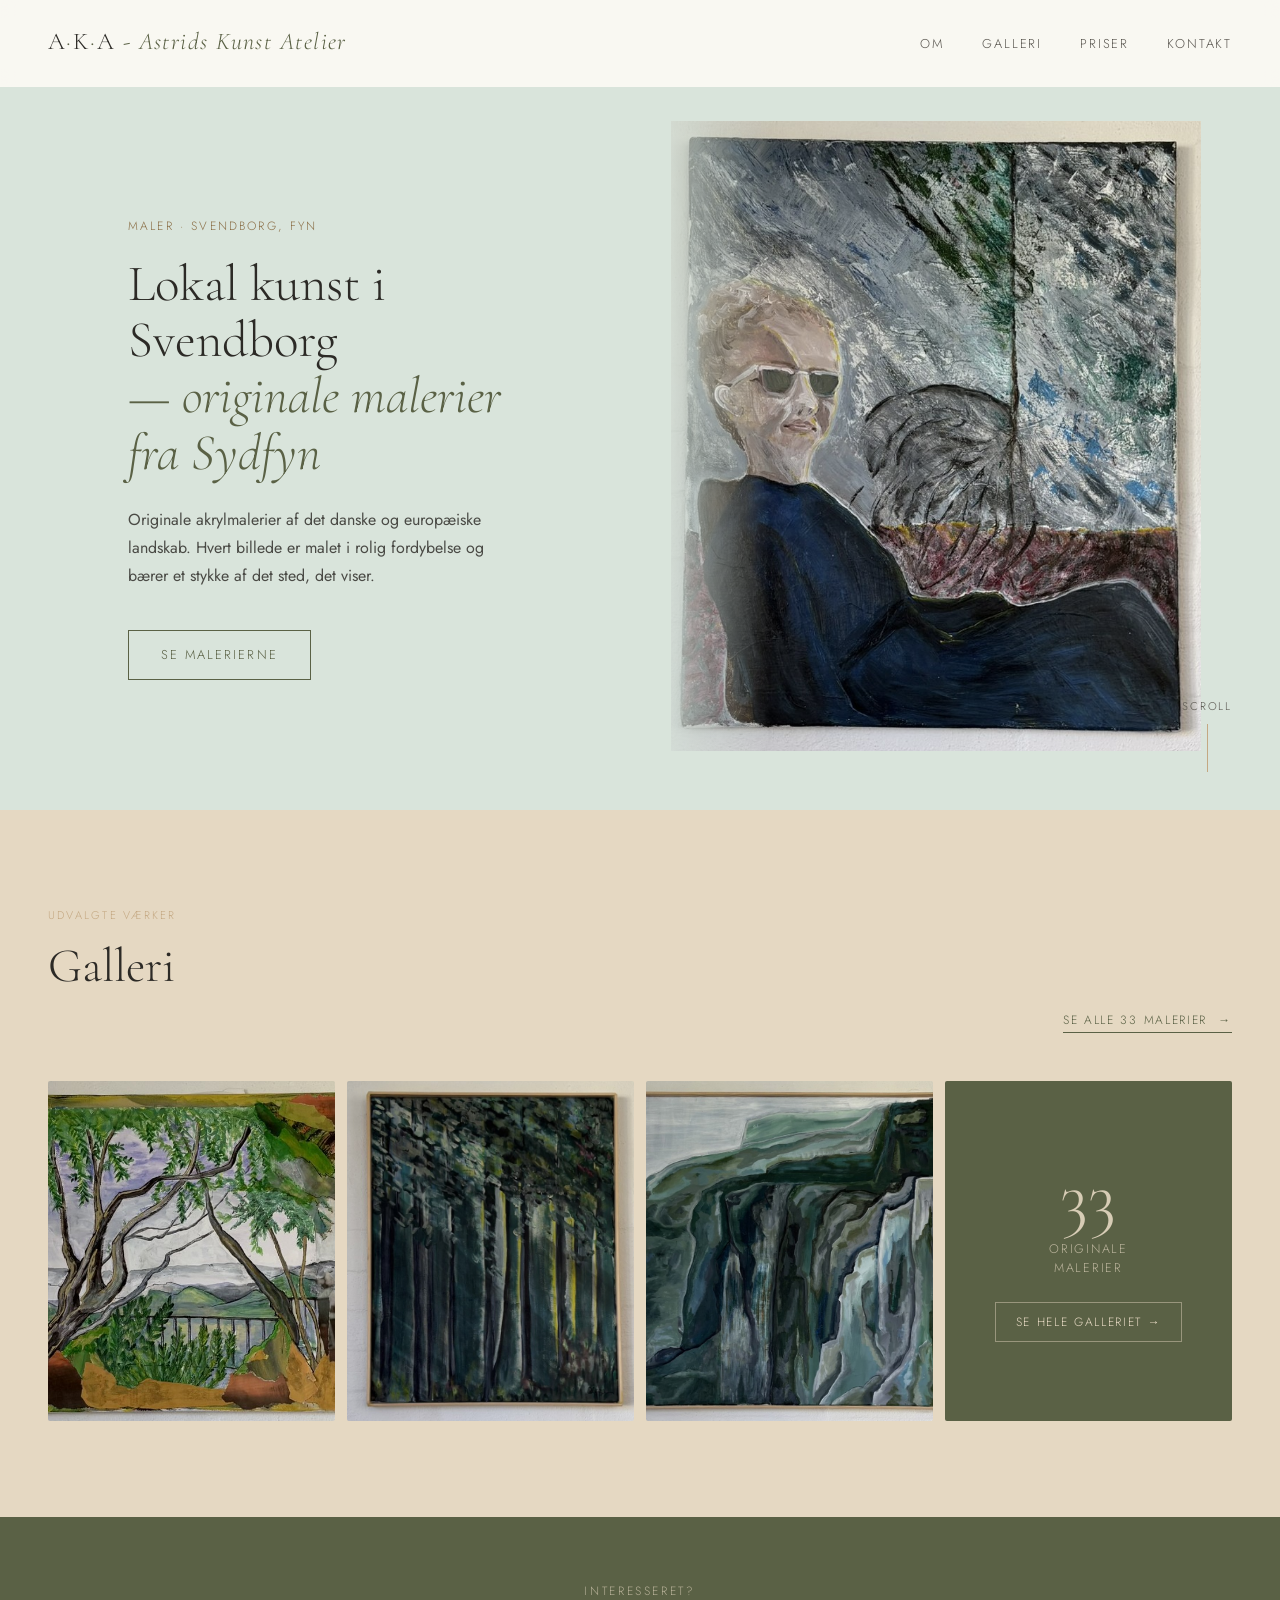
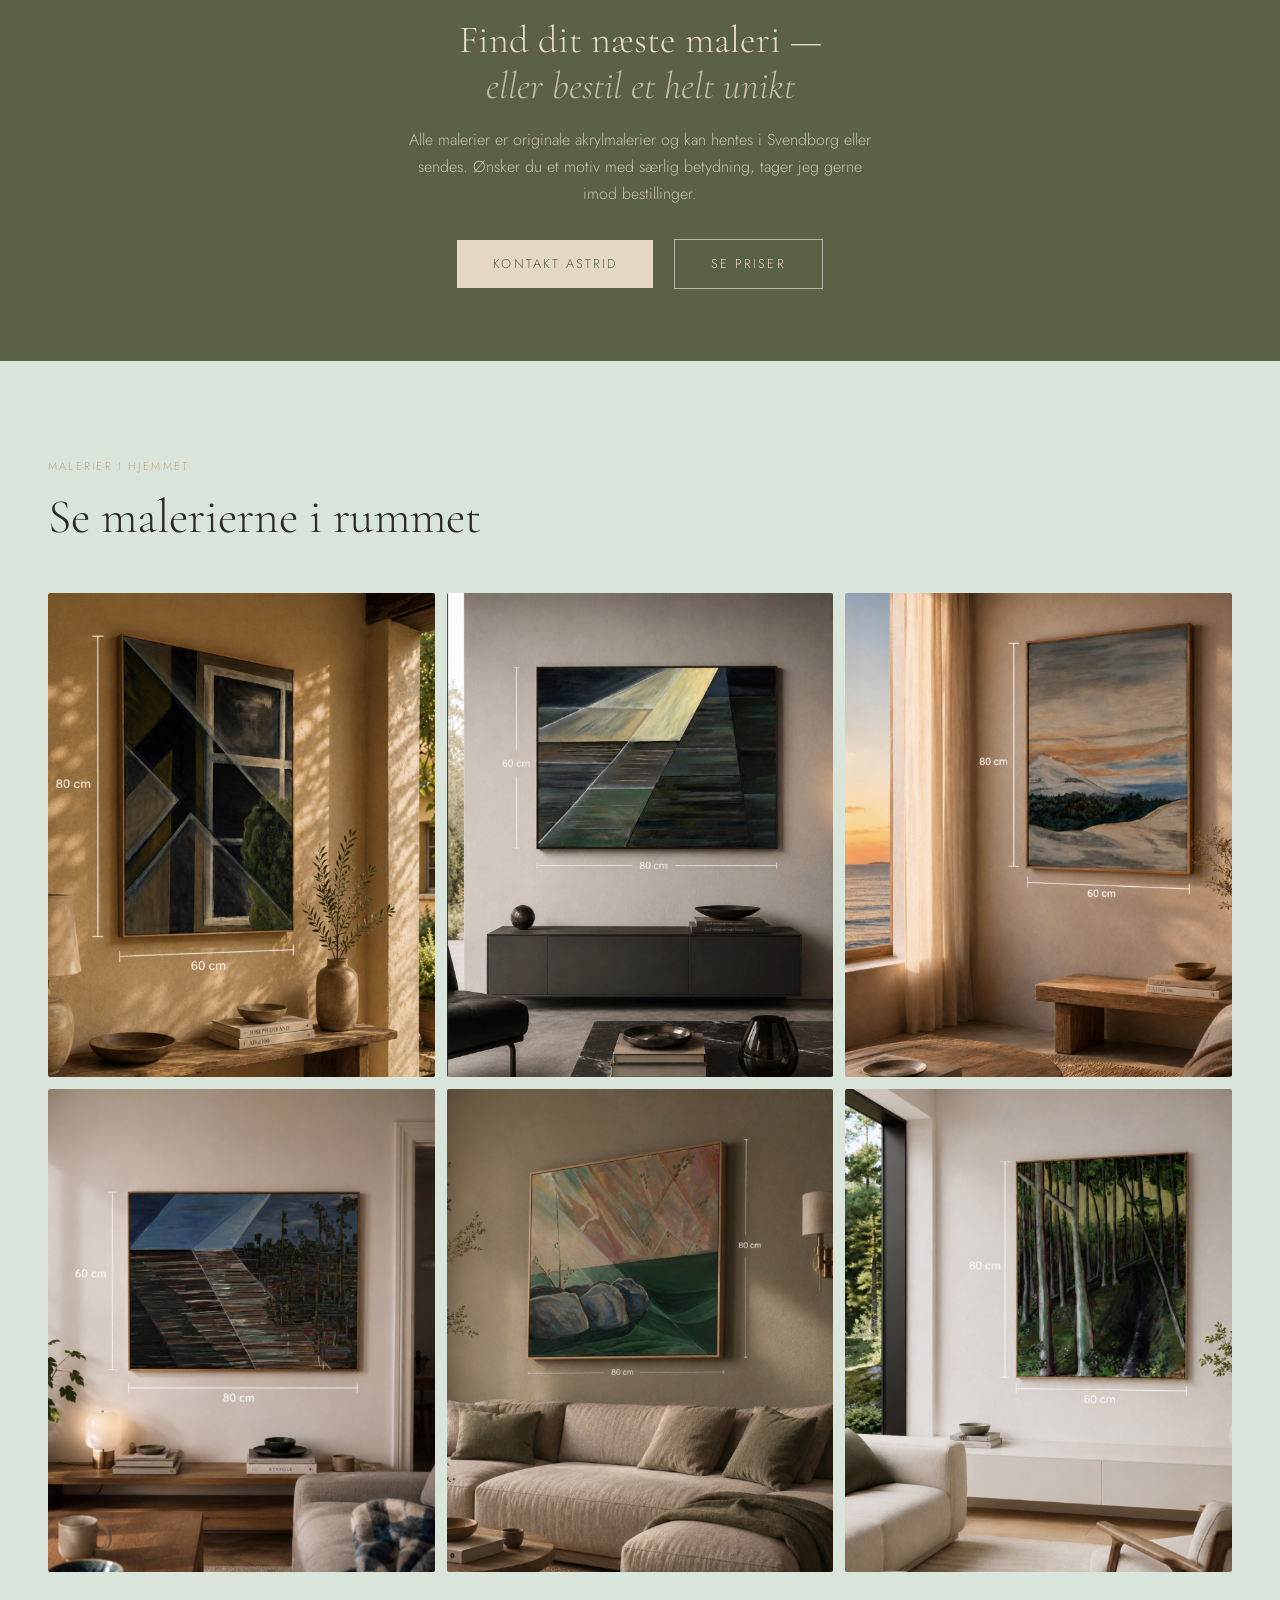
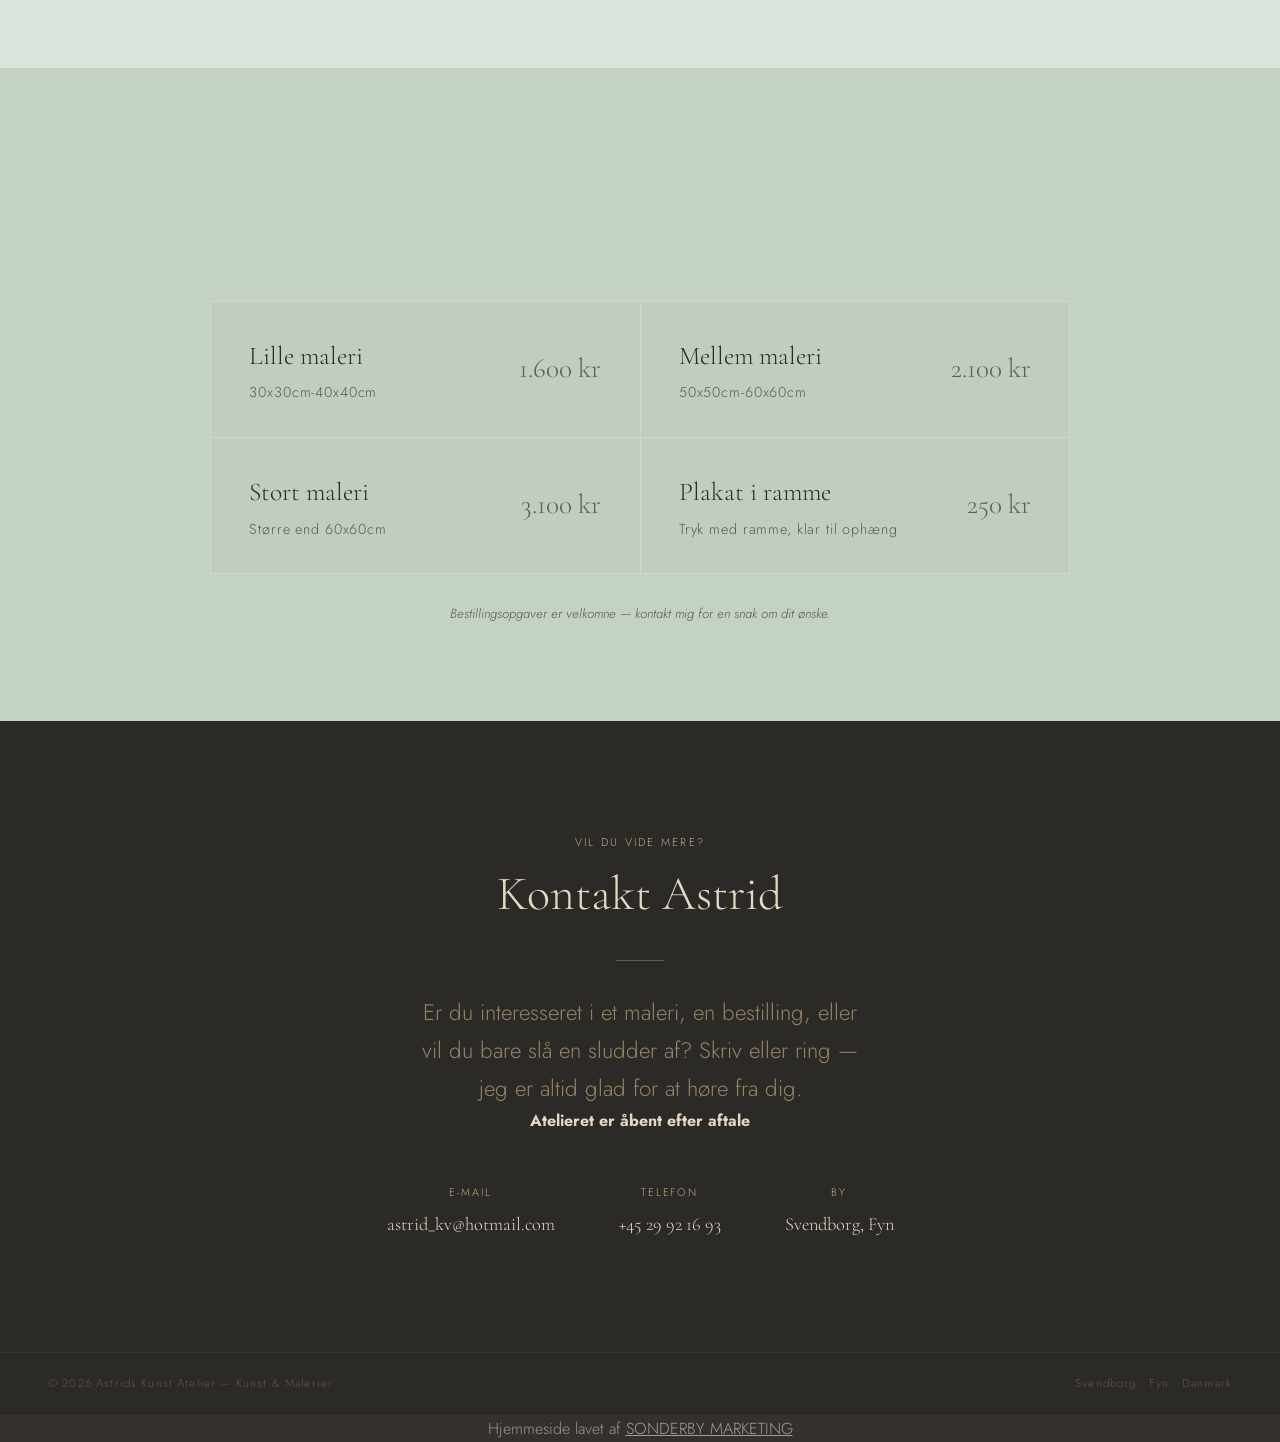
<file: index.html>
<!DOCTYPE html>
<html lang="da">
<head>

<!-- Google tag (gtag.js) -->
<script async src="https://www.googletagmanager.com/gtag/js?id=G-Q36JYDKTQ0"></script>
<script>
  window.dataLayer = window.dataLayer || [];
  function gtag(){dataLayer.push(arguments);}
  gtag('js', new Date());

  gtag('config', 'G-Q36JYDKTQ0');
</script>

  <meta name="google-site-verification" content="feZjjxSXSyQP-OjHvZcuuVOTIzH_2C8YNnYdvk114ck">
  <meta charset="UTF-8" />
  <meta name="viewport" content="width=device-width, initial-scale=1.0" />
  <title>Kunst i Svendborg – Unikke malerier | Astrids Kunst Atelier</title>
  <link rel="stylesheet" href="style.css">
  <link href="https://fonts.googleapis.com/css2?family=Cormorant+Garamond:ital,wght@0,300;0,400;1,300;1,400&family=Jost:wght@300;400&display=swap" rel="stylesheet" />
  <link rel="icon" href="img/aka-logo.png">
  <meta name="description" content="Unikke håndmalede akrylmalerier af det danske og europæiske landskab. Køb originale malerier eller bestil dit eget. Hentes i Svendborg eller sendes i hele Danmark.">
  <meta name="keywords" content="kunst svendborg, lokal kunst svendborg, sydfynsk kunst, naturkunst sydfyn, maler svendborg, kunstner fyn">
<meta property="og:title" content="Astrids Kunst Atelier – Originale malerier i Svendborg">
<meta property="og:description" content="Køb originale akrylmalerier fra Svendborg og Sydfyn.">
<meta property="og:image" content="https://www.astridskunstatelier.dk/img/Selvportræt-Astrid.JPEG">
<meta property="og:url" content="https://www.astridskunstatelier.dk">
<meta property="og:type" content="website">
<link rel="canonical" href="https://www.astridskunstatelier.dk/">



  <script type="application/ld+json">
  {
  "@context": "https://schema.org",
  "@type": "LocalBusiness",
  "name": "Astrids Kunst Atelier",
  "url": "https://www.astridskunstatelier.dk",
  "image": "https://www.astridskunstatelier.dk/img/Selvportræt-Astrid.JPEG",
  "priceRange": "1600–3100 kr",
  "address": {
    "@type": "PostalAddress",
    "addressLocality": "Svendborg",
    "addressRegion": "Fyn",
    "addressCountry": "DK"
  },
  "areaServed": "Svendborg, Sydfyn",
  "description": "Originale akrylmalerier fra Svendborg og Sydfyn – køb kunst eller bestil dit eget maleri.",
  "email": "astrid_kv@hotmail.com",
  "telephone": "+4529921693"
}
  </script>

<!-- Meta Pixel Code -->
<script>
!function(f,b,e,v,n,t,s)
{if(f.fbq)return;n=f.fbq=function(){n.callMethod?
n.callMethod.apply(n,arguments):n.queue.push(arguments)};
if(!f._fbq)f._fbq=n;n.push=n;n.loaded=!0;n.version='2.0';
n.queue=[];t=b.createElement(e);t.async=!0;
t.src=v;s=b.getElementsByTagName(e)[0];
s.parentNode.insertBefore(t,s)}(window, document,'script',
'https://connect.facebook.net/en_US/fbevents.js');
fbq('init', '1660378251969151');
fbq('track', 'PageView');
</script>
<noscript><img height="1" width="1" style="display:none"
src="https://www.facebook.com/tr?id=1660378251969151&ev=PageView&noscript=1"
/></noscript>
<!-- End Meta Pixel Code -->


</head>
<body>
  <script>
  fbq('track', 'ViewContent');
</script>
 
<!-- NAV -->
<nav id="nav">
  <a href="#hjem" class="nav-logo">A<span>·</span>K<span>·</span>A<span class="nav-logo-aka"><span> - </span>Astrids Kunst Atelier</span></a>
  <button class="nav-hamburger" id="hamburger" aria-label="Menu" aria-expanded="false">
    <span></span><span></span><span></span>
  </button>
  <ul class="nav-links" id="nav-links">
    <li><a href="om-kunstneren.html" onclick="closeMenu()">Om</a></li>
    <li><a href="galleri.html" onclick="closeMenu()">Galleri</a></li>
    <li><a href="#priser" onclick="closeMenu()">Priser</a></li>
    <li><a href="#kontakt" onclick="closeMenu()">Kontakt</a></li>
  </ul>
</nav>
 
<!-- HERO -->
<section id="hjem">
  <div>
    <p class="hero-eyebrow">Maler · Svendborg, Fyn</p>
    <h1 class="hero-title">
      Lokal kunst i Svendborg<br>
      <em>— originale malerier<br>fra Sydfyn</em>
    </h1>
    <p class="hero-sub">Originale akrylmalerier af det danske og europæiske landskab. Hvert billede er malet i rolig fordybelse og bærer et stykke af det sted, det viser.</p>
    <a href="galleri.html" class="hero-cta">Se malerierne</a>
  </div>

  <div>
    <img src="img/Selvportræt-Astrid.JPEG" alt="Astrids maler i sit atelier - kunstner og maler i Svendborg, Fyn">
  </div>

  <div class="hero-scroll">Scroll</div>
</section>
 
<!-- GALLERI -->
<section id="galleri">
  <div class="galleri-inner">
    <div class="galleri-header reveal">
      <div>
        <p class="section-label">Udvalgte værker</p>
        <h2 class="section-title">Galleri</h2>
      </div>
      <a href="galleri.html" class="galleri-all-link">
        Se alle 33 malerier &nbsp;→
      </a>
    </div>
 
    <!-- 3 udvalgte preview-malerier -->
    <div class="galleri-grid galleri-preview">
      <div class="painting reveal" onclick="window.location='galleri.html'">
        <img src="img/Maleri3-40x40-Provence.JPEG" alt="Akrylmaleri af naturlandskabet i Provence - lokal kunst fra Svendborg">
        <div class="painting-overlay">
          <div class="painting-title">Provence</div>
          <div class="painting-size">40 × 40 cm</div>
        </div>
      </div>
      <div class="painting reveal" onclick="window.location='galleri.html'">
        <img src="img/Maleri1-50x40-Sofielund.JPEG" alt="Sofielundskoven malet i blå og grønne toner – akrylmaleri 50x40 cm">
        <div class="painting-overlay">
          <div class="painting-title">Sofielund</div>
          <div class="painting-size">50 × 40 cm</div>
        </div>
      </div>
      <div class="painting reveal" onclick="window.location='galleri.html'">
        <img src="img/Maleri1-60x60-Færøerne.JPEG" alt="Akrylmaleri af landskabet på Færøerne – Originalt akrylmaleri">
        <div class="painting-overlay">
          <div class="painting-title">Færøerne</div>
          <div class="painting-size">60 × 60 cm</div>
        </div>
      </div>
      <div class="painting reveal painting-cta-card" onclick="window.location='galleri.html'">
        <div class="painting-cta-inner">
          <span class="painting-cta-num">33</span>
          <span class="painting-cta-label">originale<br>malerier</span>
          <span class="painting-cta-btn">Se hele galleriet →</span>
        </div>
      </div>
    </div>
  </div>
</section>

<div style="background:var(--moss);color:var(--cream);padding:64px 40px;text-align:center;">
  <p style="font-size:0.75rem;letter-spacing:0.22em;text-transform:uppercase;opacity:0.65;margin-bottom:1rem;">Interesseret?</p>
  <h3 style="font-family:'Cormorant Garamond',serif;font-weight:300;font-size:clamp(1.8rem,3vw,2.6rem);margin-bottom:1rem;line-height:1.2;">
    Find dit næste maleri —<br><em style="opacity:0.75;">eller bestil et helt unikt</em>
  </h3>
  <p style="font-size:1rem;line-height:1.7;opacity:0.8;max-width:480px;margin:0 auto 2rem;">
    Alle malerier er originale akrylmalerier og kan hentes i Svendborg eller sendes. Ønsker du et motiv med særlig betydning, tager jeg gerne imod bestillinger.
  </p>
  <a href="#kontakt" style="display:inline-block;padding:13px 36px;background:var(--cream);color:var(--moss);font-family:'Jost',sans-serif;font-size:0.8rem;letter-spacing:0.16em;text-transform:uppercase;text-decoration:none;margin:0 8px 8px;">Kontakt Astrid</a>
  <a href="#priser" style="display:inline-block;padding:13px 36px;border:1.5px solid rgba(245,240,232,0.6);color:var(--cream);font-family:'Jost',sans-serif;font-size:0.8rem;letter-spacing:0.16em;text-transform:uppercase;text-decoration:none;margin:0 8px 8px;">Se priser</a>
</div>

<!-- MALERIER I RUMMET -->
<!-- MALERIER I RUMMET -->
<section id="i-rummet">
  <div class="rummet-header reveal">
    <p class="section-label">Malerier i hjemmet</p>
    <h2 class="section-title">Se malerierne i rummet</h2>
  </div>
  <div class="rummet-grid">
    <div class="rummet-item"><img src="img/IMG_7927.PNG" alt="Mørkt abstrakt maleri 60x80 cm i stue"></div>
    <div class="rummet-item"><img src="img/IMG_7928.PNG" alt="Bjerglandskab maleri 60x80 cm i varmt rum"></div>
    <div class="rummet-item"><img src="img/IMG_7929.PNG" alt="Geometrisk maleri 60x80 cm i moderne interiør"></div>
    <div class="rummet-item"><img src="img/IMG_7930.PNG" alt="Vindue maleri 60x80 cm i terracotta rum"></div>
    <div class="rummet-item"><img src="img/IMG_7931.PNG" alt="Skov maleri 60x80 cm i minimalistisk rum"></div>
    <div class="rummet-item"><img src="img/IMG_7932.PNG" alt="Farverigt landskab 80x80 cm i stue"></div>
  </div>
</section>

 
<!-- PRISER -->
<section id="priser">
  <p class="section-label reveal">Hvad koster et maleri?</p>
  <h2 class="section-title reveal">Priser</h2>
 
  <div class="price-grid reveal">
    <div class="price-item">
      <div>
        <div class="price-name">Lille maleri</div>
        <div class="price-sub">
            <span class="price-size">30x30cm-40x40cm</span>
        </div>
       
      </div>
      <div class="price-val">1.600 kr</div>
    </div>
    <div class="price-item">
      <div>
        <div class="price-name">Mellem maleri</div>
        <div class="price-sub">
           <span class="price-size">50x50cm-60x60cm</span>
        </div>
        
      </div>
      <div class="price-val">2.100 kr</div>
    </div>
    <div class="price-item">
      <div>
        <div class="price-name">Stort maleri</div>
        <div class="price-sub">
          <span class="price-size">Større end 60x60cm</span>
        </div>
      </div>
      <div class="price-val">3.100 kr</div>
    </div>
    <div class="price-item">
      <div>
        <div class="price-name">Plakat i ramme</div>
        <div class="price-sub">Tryk med ramme, klar til ophæng</div>
      </div>
      <div class="price-val">250 kr</div>
    </div>
  </div>
  <p class="price-note reveal">Bestillingsopgaver er velkomne — kontakt mig for en snak om dit ønske.</p>
</section>
 
<!-- KONTAKT -->
<section id="kontakt">
  <p class="section-label">Vil du vide mere?</p>
  <h2 class="section-title">Kontakt Astrid</h2>
  <div class="divider"></div>
  <p style="color:rgba(196,168,130,0.7);font-size:1.4rem;max-width:440px;margin:0 auto;">Er du interesseret i et maleri, en bestilling, eller vil du bare slå en sludder af? Skriv eller ring — jeg er altid glad for at høre fra dig.</p>
  <h4>Atelieret er åbent efter aftale</h4>
  <div class="kontakt-info">
    <div class="kontakt-item">
      <span class="kontakt-item-label">E-mail</span>
      <span class="kontakt-item-value"><a href="mailto:astrid_kv@hotmail.com">astrid_kv@hotmail.com</a></span>
    </div>
    <div class="kontakt-item">
      <span class="kontakt-item-label">Telefon</span>
      <span class="kontakt-item-value"><a href="tel:+4529921693">+45 29 92 16 93</a></span>
    </div>
    <div class="kontakt-item">
      <span class="kontakt-item-label">By</span>
      <span class="kontakt-item-value">Svendborg, Fyn</span>
    </div>
  </div>
</section>
 
<!-- FOOTER -->
<footer>
  <span>© 2026 Astrids Kunst Atelier — Kunst &amp; Malerier</span>
  <span>Svendborg · Fyn · Danmark</span>
</footer>
<div class="sonderbymarketing">
<span class="sonderbymarketing-span">Hjemmeside lavet af <a href="https://www.sonderbymarketing.dk">SONDERBY MARKETING</a></span> 
</div>
<!-- LIGHTBOX -->
<div class="lightbox" id="lightbox" onclick="closeLightbox()">
  <span class="lightbox-close" onclick="closeLightbox()">×</span>
  <div id="lightbox-content" style="width:60vw;max-width:700px;aspect-ratio:4/3;border-radius:2px;"></div>
</div>

<script>
  const images = [
    "img/Maleri2-40x40-Færøerne.JPEG",
    "img/Maleri4-80x60-Alperne.JPEG",
    "img/Maleri5-50x50-Sofielund.JPEG",
    "img/Maleri3-40x40-Ansigter.JPEG",
    "img/Maleri4-40x40-Færøerne.JPEG",
    "img/Maleri1-60x80-Lys.JPEG"
  ];

  // Hamburger menu
  const hamburger = document.getElementById('hamburger');
  const navLinks  = document.getElementById('nav-links');

  hamburger.addEventListener('click', () => {
    const isOpen = navLinks.classList.toggle('open');
    hamburger.classList.toggle('open', isOpen);
    hamburger.setAttribute('aria-expanded', isOpen);
    document.body.style.overflow = isOpen ? 'hidden' : '';
  });

  function closeMenu() {
    navLinks.classList.remove('open');
    hamburger.classList.remove('open');
    hamburger.setAttribute('aria-expanded', 'false');
    document.body.style.overflow = '';
  }

  // Nav scroll effect
  const nav = document.getElementById('nav');
  window.addEventListener('scroll', () => {
    nav.classList.toggle('scrolled', window.scrollY > 40);
  });
 
  // Scroll reveal
  const reveals = document.querySelectorAll('.reveal');
  const observer = new IntersectionObserver((entries) => {
    entries.forEach(entry => {
      if (entry.isIntersecting) {
        setTimeout(() => entry.target.classList.add('visible'), 80);
        observer.unobserve(entry.target);
      }
    });
  }, { threshold: 0.12 });
  reveals.forEach(el => observer.observe(el));
 
  // Lightbox
  function openLightbox(idx) {
    const lb  = document.getElementById('lightbox');
    const cnt = document.getElementById('lightbox-content');
    cnt.innerHTML = `<img src="${images[idx]}" style="width:100%;height:100%;object-fit:contain;">`;
    lb.classList.add('open');
    document.body.style.overflow = 'hidden';
  }
  function closeLightbox() {
    document.getElementById('lightbox').classList.remove('open');
    document.body.style.overflow = '';
  }
  document.addEventListener('keydown', e => { if (e.key === 'Escape') closeLightbox(); });

</script>

</body>
</html>
</file>
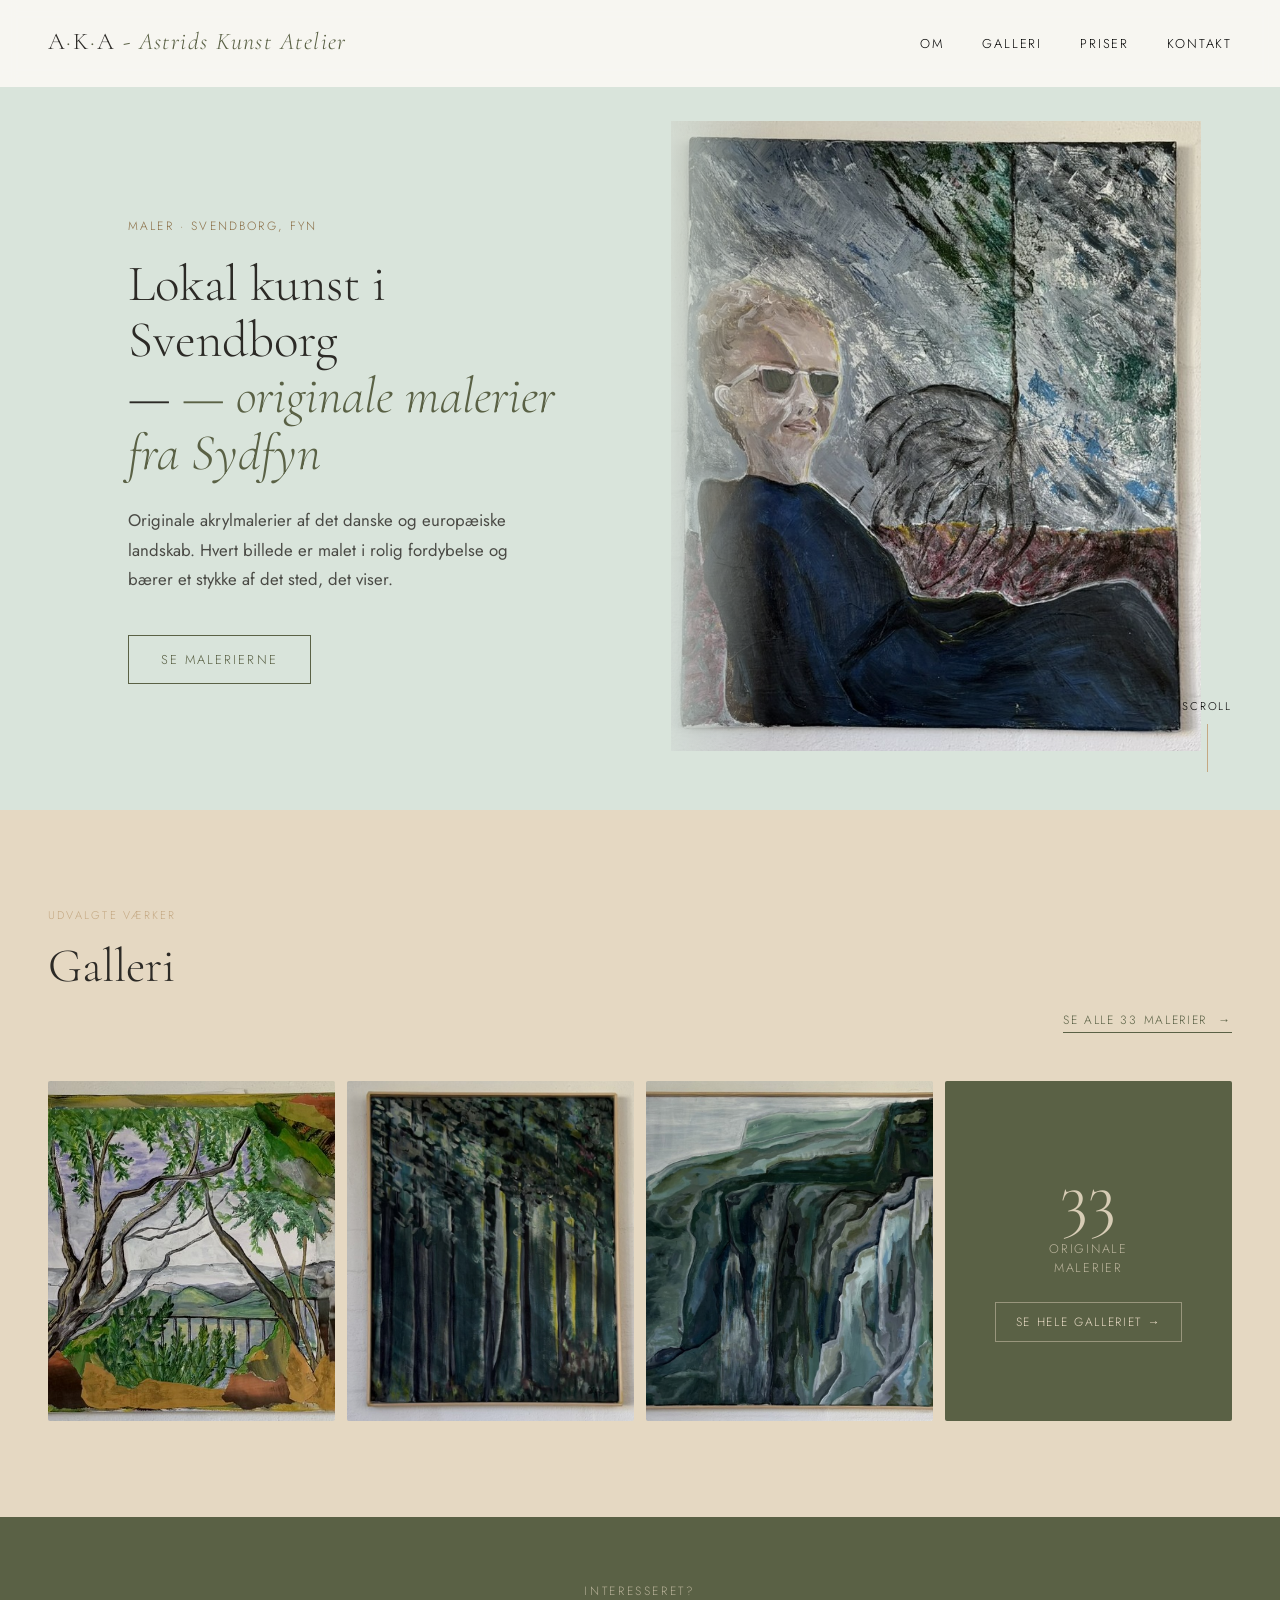
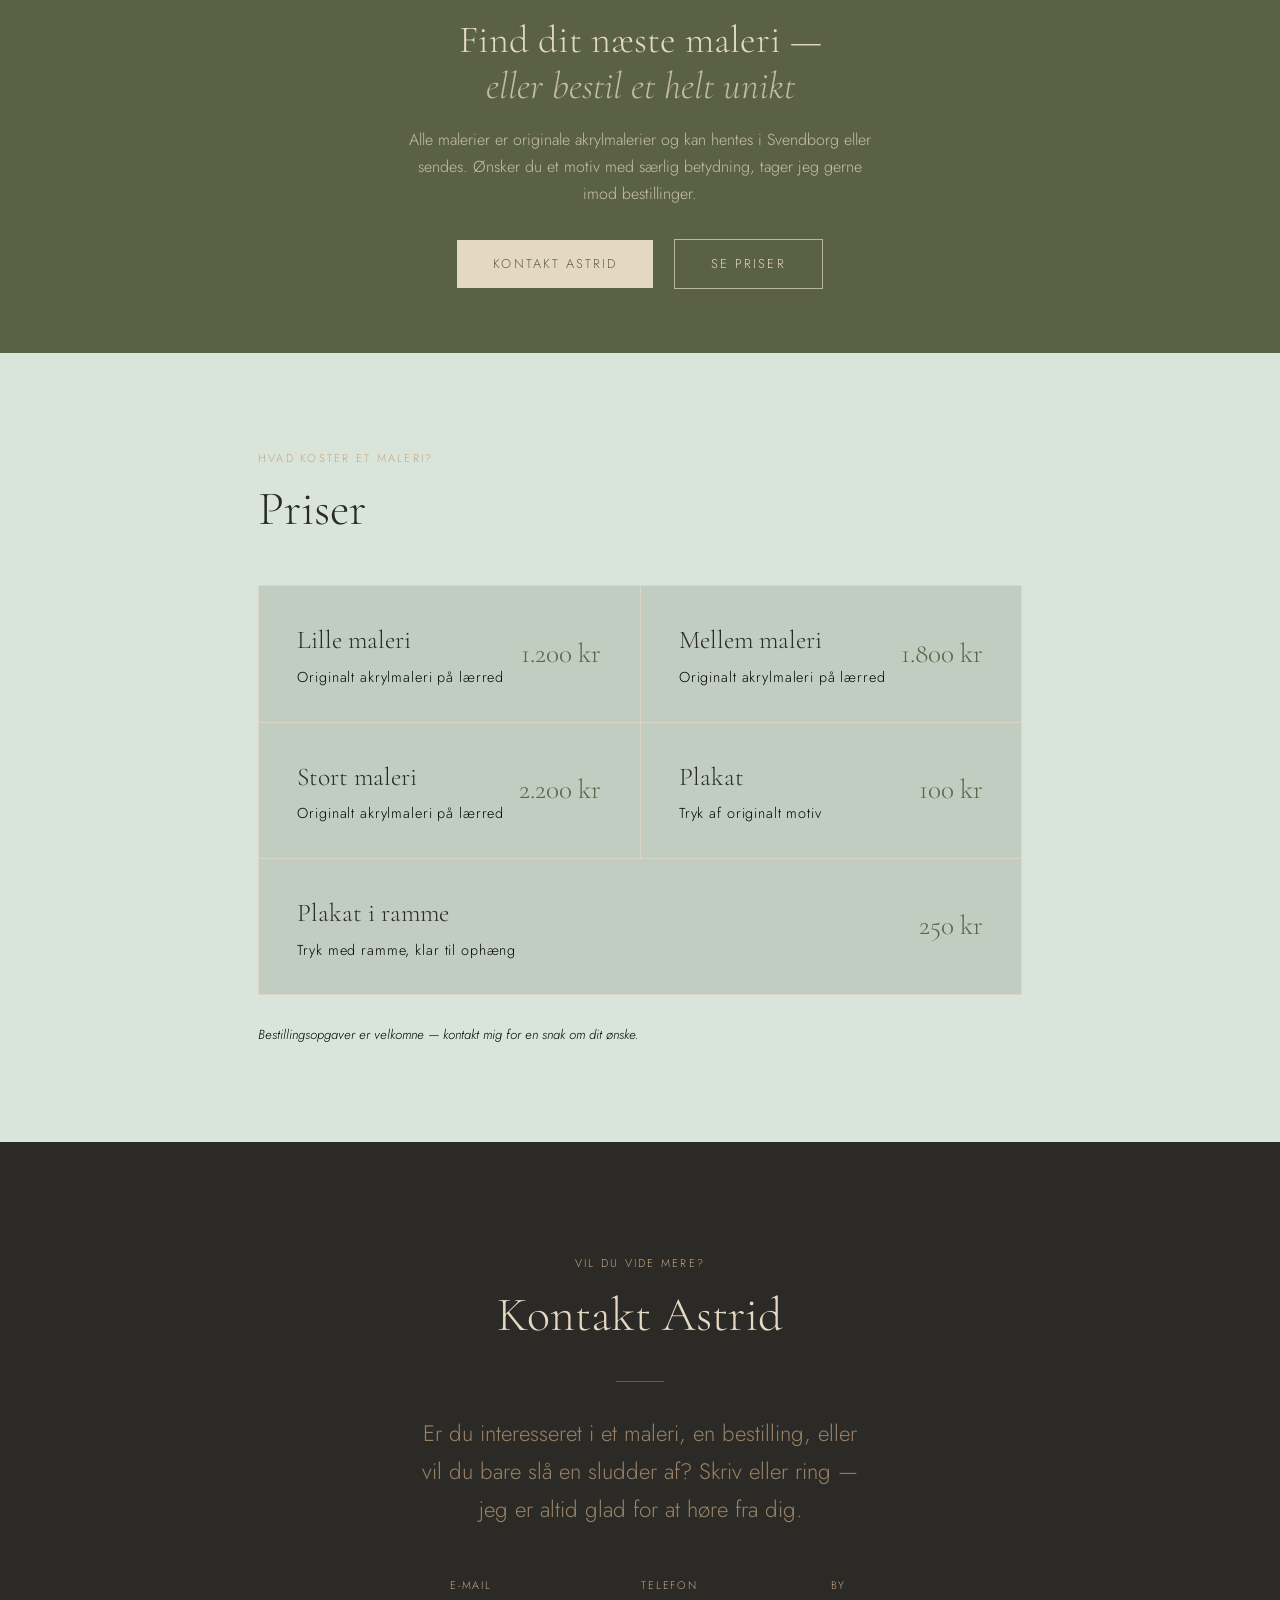
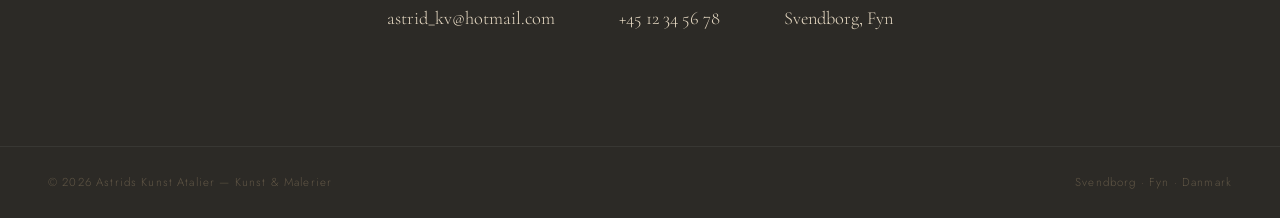
<file: AstridsMalerier - Kopi/index.html>
<!DOCTYPE html>
<html lang="da">
<head>
  <meta charset="UTF-8" />
  <meta name="viewport" content="width=device-width, initial-scale=1.0" />
  <title>Lokal kunst Svendborg & Sydfyn | Unikke oliemalerier – Astrids Kunst Atelier</title>
  <link rel="stylesheet" href="style.css">
  <link href="https://fonts.googleapis.com/css2?family=Cormorant+Garamond:ital,wght@0,300;0,400;1,300;1,400&family=Jost:wght@300;400&display=swap" rel="stylesheet" />
    <link rel="icon" href="img/aka-logo.png">
  <meta name="description" content="Oplev lokal kunst i Svendborg og på Sydfyn. Unikke oliemalerier inspireret af naturen – køb original kunst eller bestil dit eget maleri.">
<meta name="keywords" content="kunst svendborg, lokal kunst svendborg, sydfynsk kunst, naturkunst sydfyn, maler svendborg, kunstner fyn">

<script type="application/ld+json">
{
  "@context": "https://schema.org",
  "@type": "LocalBusiness",
  "name": "Astrid Kunst Atelier",
  "address": {
    "@type": "PostalAddress",
    "addressLocality": "Svendborg",
    "addressRegion": "Fyn",
    "addressCountry": "DK"
    "areaServed": "Svendborg, Sydfyn",
"description": "Lokal kunst i Svendborg og Sydfyn"
  },
  "email": "astrid@kunst.dk",
  "telephone": "+4512345678"
}
</script>


</head>
<body>
 
<!-- NAV -->
<nav id="nav">
  <a href="#hjem" class="nav-logo">A<span>·</span>K<span>·</span>A<span class="nav-logo-aka"><span> - </span>Astrids Kunst Atelier</span></a>
  <ul class="nav-links">
    <li><a href="om-kunstneren.html">Om</a></li>
    <li><a href="#galleri">Galleri</a></li>
    <li><a href="#priser">Priser</a></li>
    <li><a href="#kontakt">Kontakt</a></li>
  </ul>
</nav>
 
<!-- HERO -->
<section id="hjem">

  <div>
    <p class="hero-eyebrow">Maler · Svendborg, Fyn</p>
    <h1 class="hero-title">
      Lokal kunst i Svendborg<br>
      — <em> — originale malerier<br>fra Sydfyn</em>
    </h1>
    <p class="hero-sub">Originale akrylmalerier af det danske og europæiske landskab. Hvert billede er malet i rolig fordybelse og bærer et stykke af det sted, det viser.</p>
    <a href="galleri.html" class="hero-cta">Se malerierne</a>
  </div>

  <div>
    <img src="img/Selvportræt-Astrid.JPEG" alt="Astrid maler i sit atelier">
  </div>

  <div class="hero-scroll">Scroll</div>

</section>
 
<!-- OM ASTRID -->

 
<!-- GALLERI -->
<section id="galleri">
  <div class="galleri-inner">
    <div class="galleri-header reveal">
      <div>
        <p class="section-label">Udvalgte værker</p>
        <h2 class="section-title">Galleri</h2>
      </div>
      <a href="galleri.html" class="galleri-all-link">
        Se alle 33 malerier &nbsp;→
      </a>
    </div>
 
    <!-- 4 udvalgte preview-malerier -->
    <div class="galleri-grid galleri-preview">
      <div class="painting reveal" onclick="window.location='galleri.html'">
        <img src="img/Maleri3-40x40-Provence.JPEG" alt="Provence – collage 40x40 cm">
        <div class="painting-overlay">
          <div class="painting-title">Provence</div>
          <div class="painting-size">40 × 40 cm</div>
        </div>
      </div>
      <div class="painting reveal" onclick="window.location='galleri.html'">
        <img src="img/Maleri1-50x40-Sofielund.JPEG" alt="Sofielund – akrylmaleri 50x40 cm">
        <div class="painting-overlay">
          <div class="painting-title">Sofielund</div>
          <div class="painting-size">50 × 40 cm</div>
        </div>
      </div>
      <div class="painting reveal" onclick="window.location='galleri.html'">
        <img src="img/Maleri1-60x60-Færøerne.JPEG" alt="Færøerne – akrylmaleri">
        <div class="painting-overlay">
          <div class="painting-title">Færøerne</div>
          <div class="painting-size">60 × 60 cm</div>
        </div>
      </div>
      <div class="painting reveal painting-cta-card" onclick="window.location='galleri.html'">
        <div class="painting-cta-inner">
          <span class="painting-cta-num">33</span>
          <span class="painting-cta-label">originale<br>malerier</span>
          <span class="painting-cta-btn">Se hele galleriet →</span>
        </div>
      </div>
    </div>
  </div>
</section>

<div style="background:var(--moss);color:var(--cream);padding:64px 40px;text-align:center;">
  <p style="font-size:0.75rem;letter-spacing:0.22em;text-transform:uppercase;opacity:0.65;margin-bottom:1rem;">Interesseret?</p>
  <h3 style="font-family:'Cormorant Garamond',serif;font-weight:300;font-size:clamp(1.8rem,3vw,2.6rem);margin-bottom:1rem;line-height:1.2;">
    Find dit næste maleri —<br><em style="opacity:0.75;">eller bestil et helt unikt</em>
  </h3>
  <p style="font-size:1rem;line-height:1.7;opacity:0.8;max-width:480px;margin:0 auto 2rem;">
    Alle malerier er originale akrylmalerier og kan hentes i Svendborg eller sendes. Ønsker du et motiv med særlig betydning, tager jeg gerne imod bestillinger.
  </p>
  <a href="#kontakt" style="display:inline-block;padding:13px 36px;background:var(--cream);color:var(--moss);font-family:'Jost',sans-serif;font-size:0.8rem;letter-spacing:0.16em;text-transform:uppercase;text-decoration:none;margin:0 8px;">Kontakt Astrid</a>
  <a href="#priser" style="display:inline-block;padding:13px 36px;border:1.5px solid rgba(245,240,232,0.6);color:var(--cream);font-family:'Jost',sans-serif;font-size:0.8rem;letter-spacing:0.16em;text-transform:uppercase;text-decoration:none;margin:0 8px;">Se priser</a>
</div>

 
<!-- PRISER -->
<section id="priser">
  <p class="section-label reveal">Hvad koster et maleri?</p>
  <h2 class="section-title reveal">Priser</h2>
 
  <div class="price-grid reveal">
    <div class="price-item">
      <div>
        <div class="price-name">Lille maleri</div>
        <div class="price-sub">Originalt akrylmaleri på lærred</div>
      </div>
      <div class="price-val">1.200 kr</div>
    </div>
    <div class="price-item">
      <div>
        <div class="price-name">Mellem maleri</div>
        <div class="price-sub">Originalt akrylmaleri på lærred</div>
      </div>
      <div class="price-val">1.800 kr</div>
    </div>
    <div class="price-item">
      <div>
        <div class="price-name">Stort maleri</div>
        <div class="price-sub">Originalt akrylmaleri på lærred</div>
      </div>
      <div class="price-val">2.200 kr</div>
    </div>
    <div class="price-item">
      <div>
        <div class="price-name">Plakat</div>
        <div class="price-sub">Tryk af originalt motiv</div>
      </div>
      <div class="price-val">100 kr</div>
    </div>
    <div class="price-item" style="grid-column: 1 / -1;">
      <div>
        <div class="price-name">Plakat i ramme</div>
        <div class="price-sub">Tryk med ramme, klar til ophæng</div>
      </div>
      <div class="price-val">250 kr</div>
    </div>
  </div>
  <p class="price-note reveal">Bestillingsopgaver er velkomne — kontakt mig for en snak om dit ønske.</p>
</section>
 
<!-- KONTAKT -->
<section id="kontakt">
  <p class="section-label">Vil du vide mere?</p>
  <h2 class="section-title">Kontakt Astrid</h2>
  <div class="divider"></div>
  <p style="color:rgba(196,168,130,0.7);font-size:1.4rem;max-width:440px;margin:0 auto;">Er du interesseret i et maleri, en bestilling, eller vil du bare slå en sludder af? Skriv eller ring — jeg er altid glad for at høre fra dig.</p>
 
  <div class="kontakt-info">
    <div class="kontakt-item">
      <span class="kontakt-item-label">E-mail</span>
      <span class="kontakt-item-value"><a href="mailto:astrid_kv@hotmail.com">astrid_kv@hotmail.com</a></span>
    </div>
    <div class="kontakt-item">
      <span class="kontakt-item-label">Telefon</span>
      <span class="kontakt-item-value"><a href="tel:+4512345678">+45 12 34 56 78</a></span>
    </div>
    <div class="kontakt-item">
      <span class="kontakt-item-label">By</span>
      <span class="kontakt-item-value">Svendborg, Fyn</span>
    </div>
  </div>
</section>
 
<!-- FOOTER -->
<footer>
  <span>© 2026 Astrids Kunst Atalier  — Kunst &amp; Malerier</span>
  <span>Svendborg · Fyn · Danmark</span>
</footer>
 
<!-- LIGHTBOX -->
<div class="lightbox" id="lightbox" onclick="closeLightbox()">
  <span class="lightbox-close" onclick="closeLightbox()">×</span>
  <div id="lightbox-content" style="width:60vw;max-width:700px;aspect-ratio:4/3;border-radius:2px;">
  </div>
</div>


<script>
//billeder
const images = [
  "img/Maleri2-40x40-Færøerne.JPEG",
  "img/Maleri4-80x60-Alperne.JPEG",
  "img/Maleri5-50x50-Sofielund.JPEG",
  "img/Maleri3-40x40-Ansigter.JPEG",
  "img/Maleri4-40x40-Færøerne.JPEG",
  "img/Maleri1-60x80-Lys.JPEG"
];


  // Nav scroll effect
  const nav = document.getElementById('nav');
  window.addEventListener('scroll', () => {
    nav.classList.toggle('scrolled', window.scrollY > 40);
  });
 
  // Scroll reveal
  const reveals = document.querySelectorAll('.reveal');
  const observer = new IntersectionObserver((entries) => {
    entries.forEach((entry, i) => {
      if (entry.isIntersecting) {
        setTimeout(() => entry.target.classList.add('visible'), 80);
        observer.unobserve(entry.target);
      }
    });
  }, { threshold: 0.12 });
  reveals.forEach(el => observer.observe(el));
 
  // Lightbox
  function openLightbox(idx) {
  const lb = document.getElementById('lightbox');
  const cnt = document.getElementById('lightbox-content');

  cnt.innerHTML = `<img src="${images[idx]}" style="width:100%;height:100%;object-fit:contain;">`;

  lb.classList.add('open');
  document.body.style.overflow = 'hidden';
}
  function closeLightbox() {
    document.getElementById('lightbox').classList.remove('open');
    document.body.style.overflow = '';
  }
  document.addEventListener('keydown', e => { if(e.key==='Escape') closeLightbox(); });
</script>
</body>
</html>
</file>
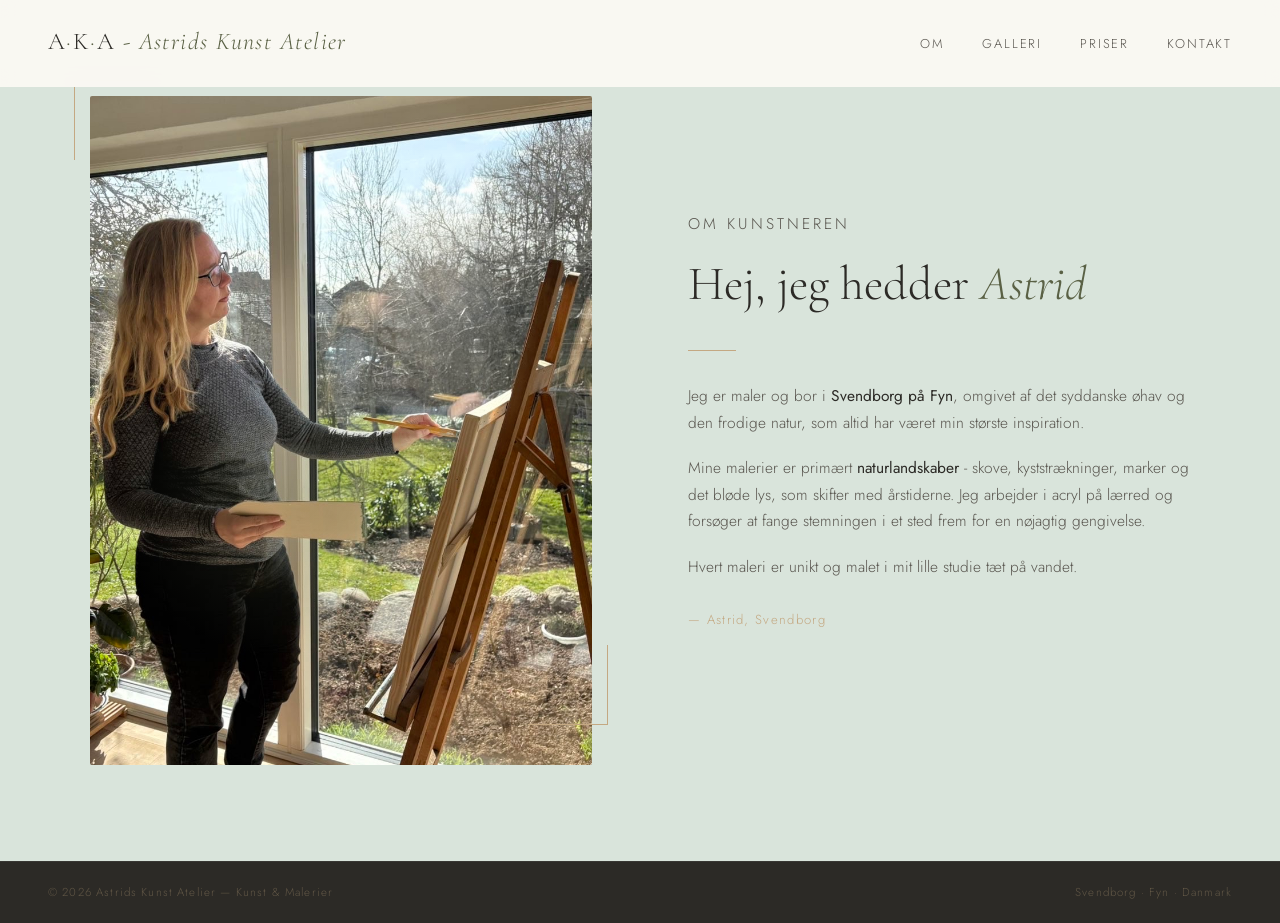
<file: om-kunstneren.html>
<!DOCTYPE html>
<html lang="da">
<head>

<!-- Google tag (gtag.js) -->
<script async src="https://www.googletagmanager.com/gtag/js?id=G-Q36JYDKTQ0"></script>
<script>
  window.dataLayer = window.dataLayer || [];
  function gtag(){dataLayer.push(arguments);}
  gtag('js', new Date());

  gtag('config', 'G-Q36JYDKTQ0');
</script>

  <meta charset="UTF-8" />
  <meta name="viewport" content="width=device-width, initial-scale=1.0" />
  <title>Om kunstneren | Lokal kunstner på Sydfyn – Astrids Kunst Atelier</title>
  <link rel="stylesheet" href="style.css">
  <link href="https://fonts.googleapis.com/css2?family=Cormorant+Garamond:ital,wght@0,300;0,400;1,300;1,400&family=Jost:wght@300;400&display=swap" rel="stylesheet" />
  <link rel="icon" href="img/aka-logo.png">
  <meta name="description" content="Unikke akrylmalerier fra Svendborg. Lokal kunst fra Sydfyn inspireret af naturen. Køb original kunst eller bestil dit eget maleri.">
  <meta name="keywords" content="kunst svendborg, lokal kunst svendborg, sydfynsk kunst, naturkunst sydfyn, maler svendborg, kunstner fyn">

  <script type="application/ld+json">
  {
    "@context": "https://schema.org",
    "@type": "Person",
    "name": "Astrid Kunst Atelier",
    "address": {
      "@type": "PostalAddress",
      "addressLocality": "Svendborg",
      "addressRegion": "Fyn",
      "addressCountry": "DK"
    },
    "email": "astrid_kv@hotmail.com",
    "telephone": "+4529921693"
  }
  </script>
</head>

<body>
 
<!-- NAV -->
<nav id="nav">
  <a href="index.html" class="nav-logo">A<span>·</span>K<span>·</span>A<span class="nav-logo-aka"><span> - </span>Astrids Kunst Atelier</span></a>
  <button class="nav-hamburger" id="hamburger" aria-label="Menu" aria-expanded="false">
    <span></span><span></span><span></span>
  </button>
  <ul class="nav-links" id="nav-links">
    <li><a href="#om" onclick="closeMenu()">Om</a></li>
    <li><a href="galleri.html" onclick="closeMenu()">Galleri</a></li>
    <li><a href="index.html#priser" onclick="closeMenu()">Priser</a></li>
    <li><a href="index.html#kontakt" onclick="closeMenu()">Kontakt</a></li>
  </ul>
</nav>

<section>
  <div id="om">
    <div class="om-image-wrap reveal">
      <div class="om-image-placeholder">
        <img src="img/astrid-maler.JPG" width="500" height="800" alt="Astrid i sit atelier">
      </div>
    </div>
    <div class="om-text reveal">
      <p class="section-label">Om kunstneren</p>
      <h2 class="section-title">Hej, jeg hedder <em style="font-family:'Cormorant Garamond',serif;font-style:italic;color:var(--moss)">Astrid</em></h2>
      <div class="divider"></div>
      <p>Jeg er maler og bor i <strong>Svendborg på Fyn</strong>, omgivet af det syddanske øhav og den frodige natur, som altid har været min største inspiration.</p>
      <p>Mine malerier er primært <strong>naturlandskaber</strong> - skove, kyststrækninger, marker og det bløde lys, som skifter med årstiderne. Jeg arbejder i acryl på lærred og forsøger at fange stemningen i et sted frem for en nøjagtig gengivelse.</p>
      <p>Hvert maleri er unikt og malet i mit lille studie tæt på vandet.</p>
      <p style="margin-top:1.8rem;font-size:0.82rem;color:var(--earth);letter-spacing:0.1em;">— Astrid, Svendborg</p>
    </div>
  </div>
</section>

<footer>
  <span>© 2026 Astrids Kunst Atelier — Kunst &amp; Malerier</span>
  <span>Svendborg · Fyn · Danmark</span>
</footer>

<script>
  // Hamburger menu
  const hamburger = document.getElementById('hamburger');
  const navLinks  = document.getElementById('nav-links');

  hamburger.addEventListener('click', () => {
    const isOpen = navLinks.classList.toggle('open');
    hamburger.classList.toggle('open', isOpen);
    hamburger.setAttribute('aria-expanded', isOpen);
    document.body.style.overflow = isOpen ? 'hidden' : '';
  });

  function closeMenu() {
    navLinks.classList.remove('open');
    hamburger.classList.remove('open');
    hamburger.setAttribute('aria-expanded', 'false');
    document.body.style.overflow = '';
  }

  // Nav scroll effect
  const nav = document.getElementById('nav');
  window.addEventListener('scroll', () => {
    nav.classList.toggle('scrolled', window.scrollY > 40);
  });

  // Scroll reveal
  const reveals = document.querySelectorAll('.reveal');
  const observer = new IntersectionObserver((entries) => {
    entries.forEach(entry => {
      if (entry.isIntersecting) {
        setTimeout(() => entry.target.classList.add('visible'), 80);
        observer.unobserve(entry.target);
      }
    });
  }, { threshold: 0.12 });
  reveals.forEach(el => observer.observe(el));
</script>
</body>
</html>
</file>
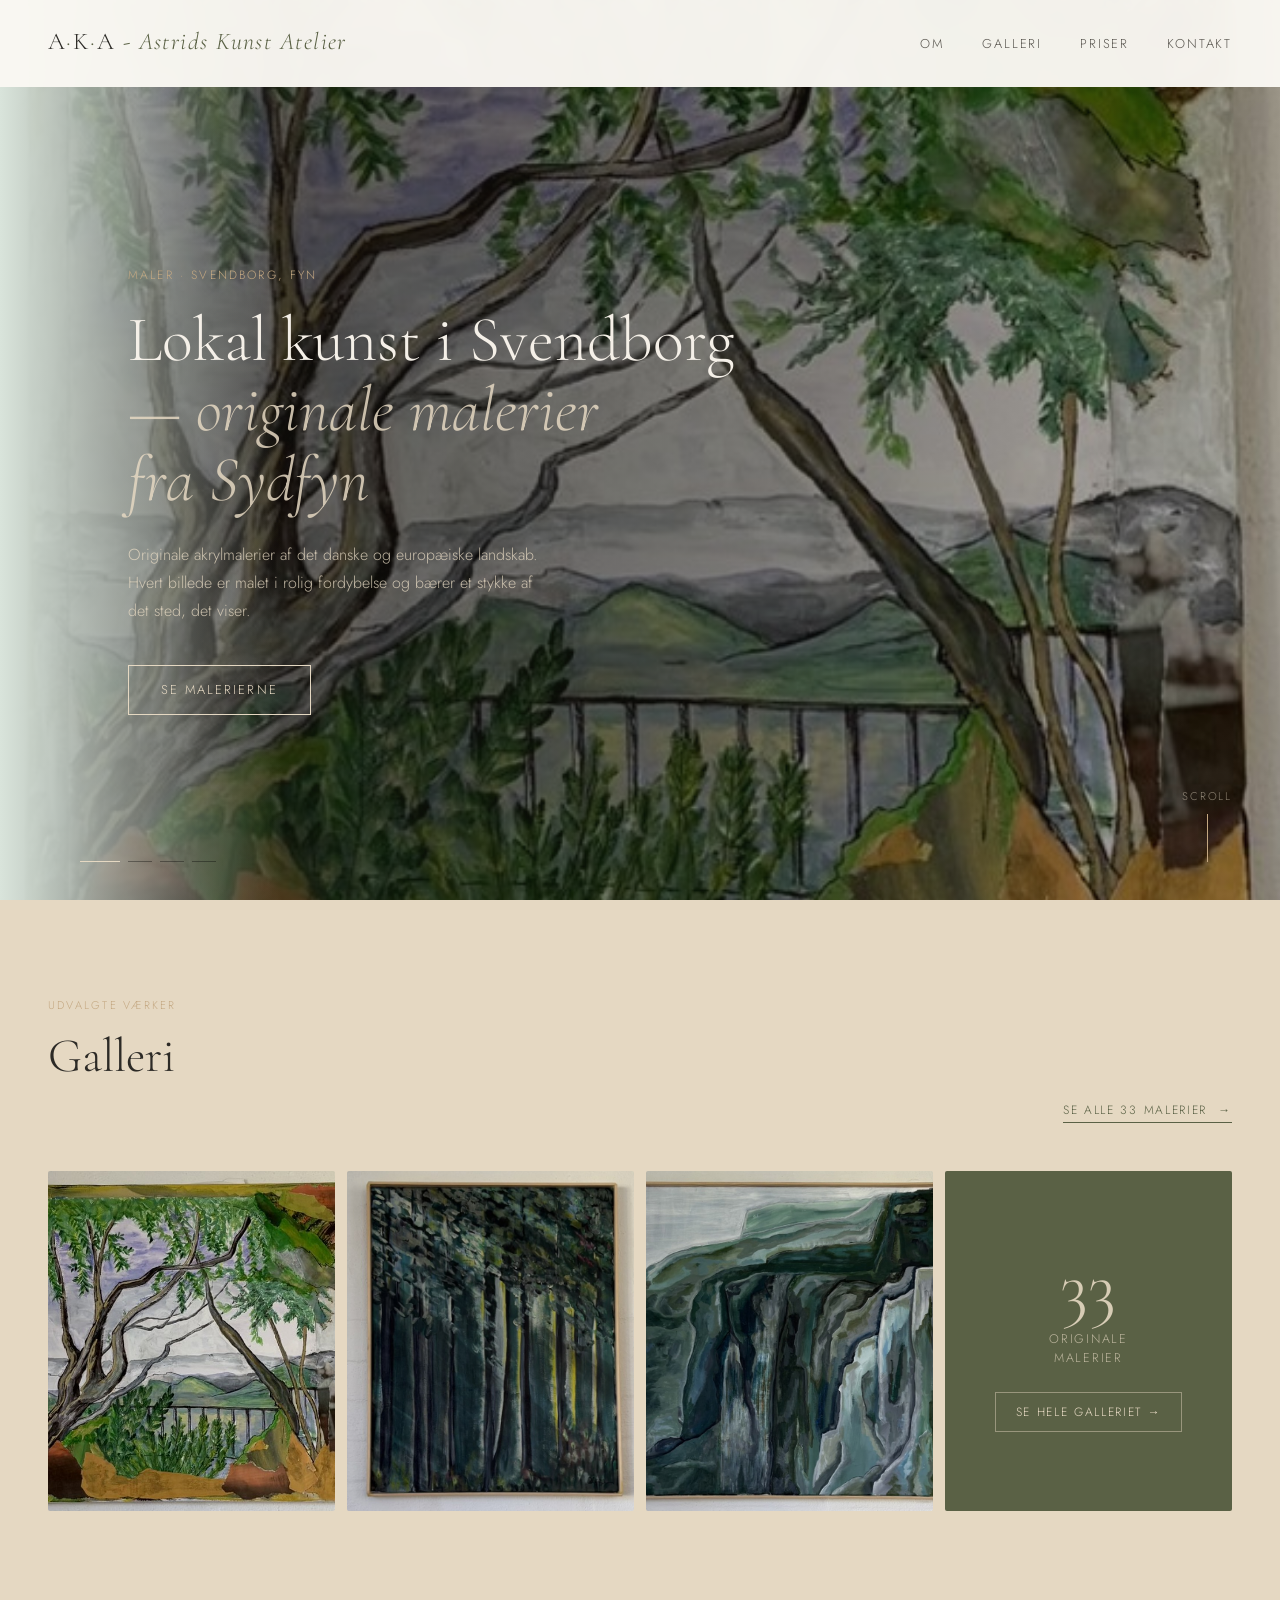
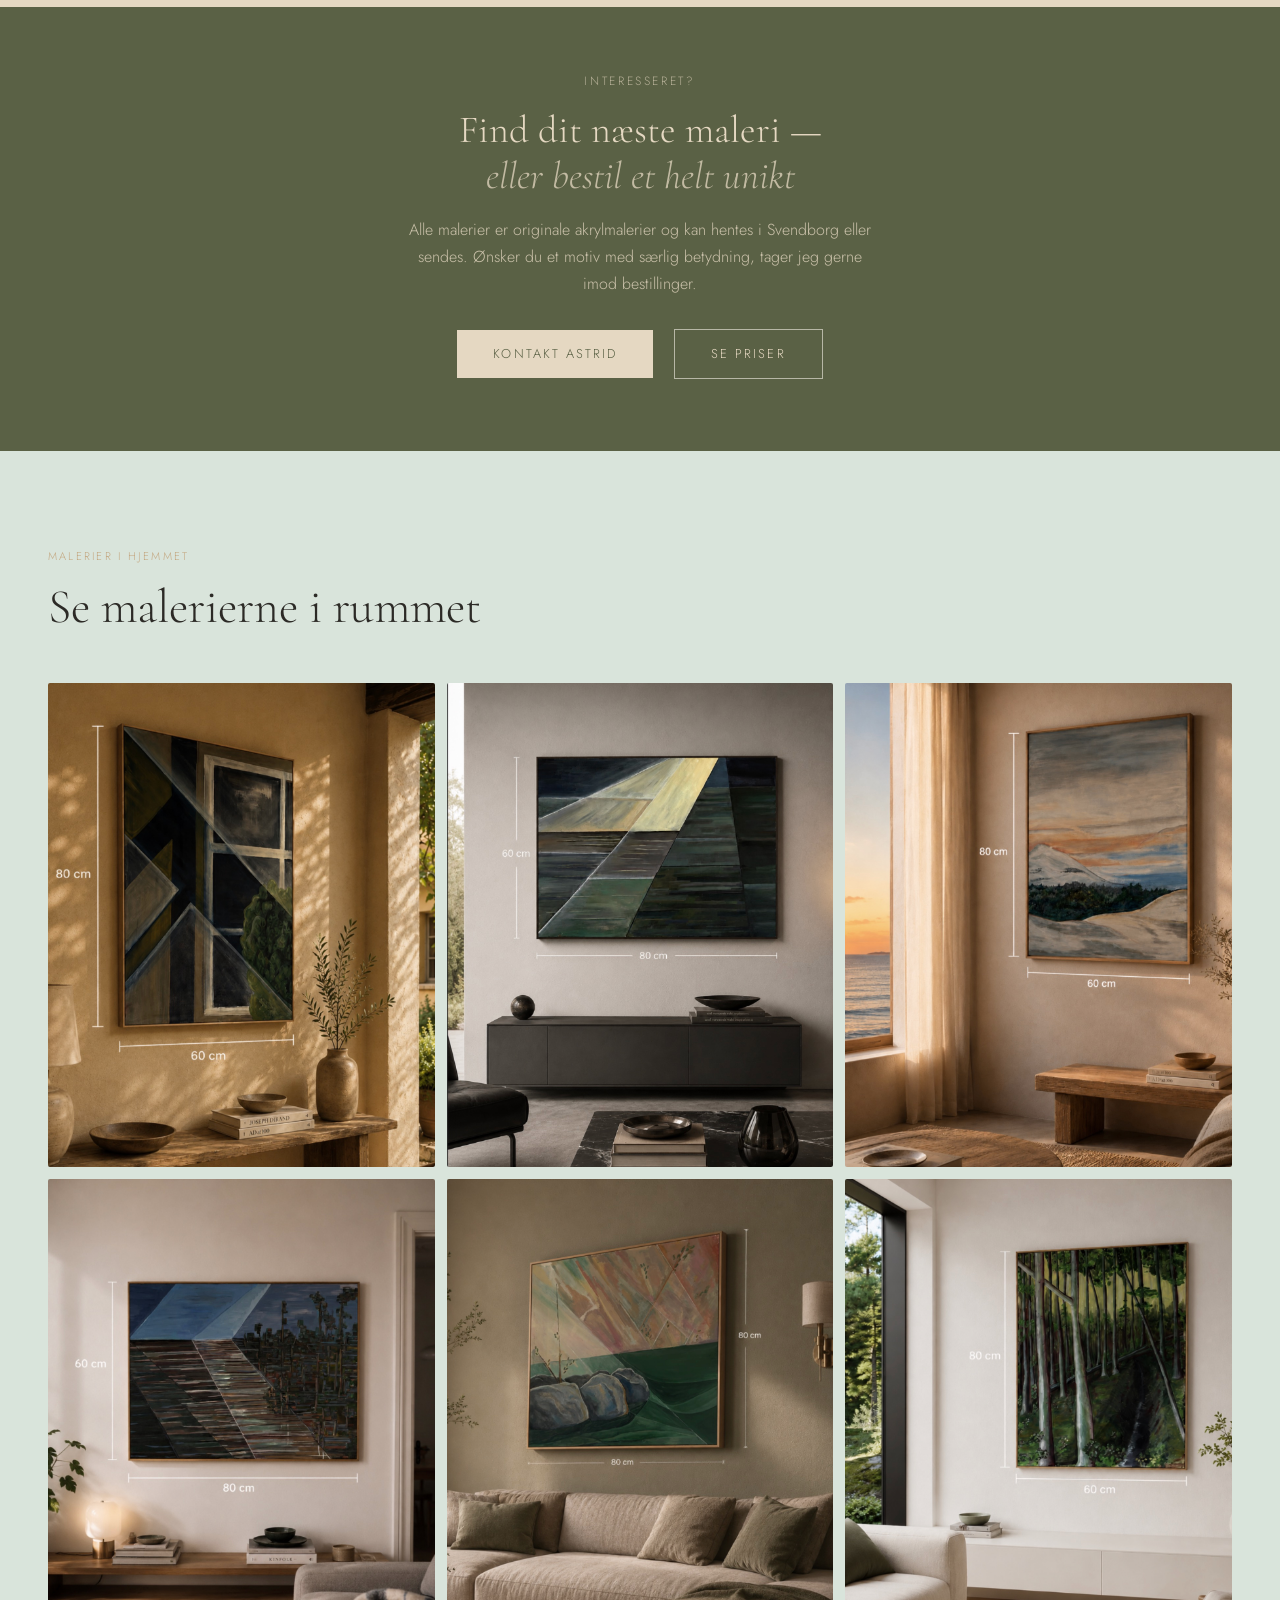
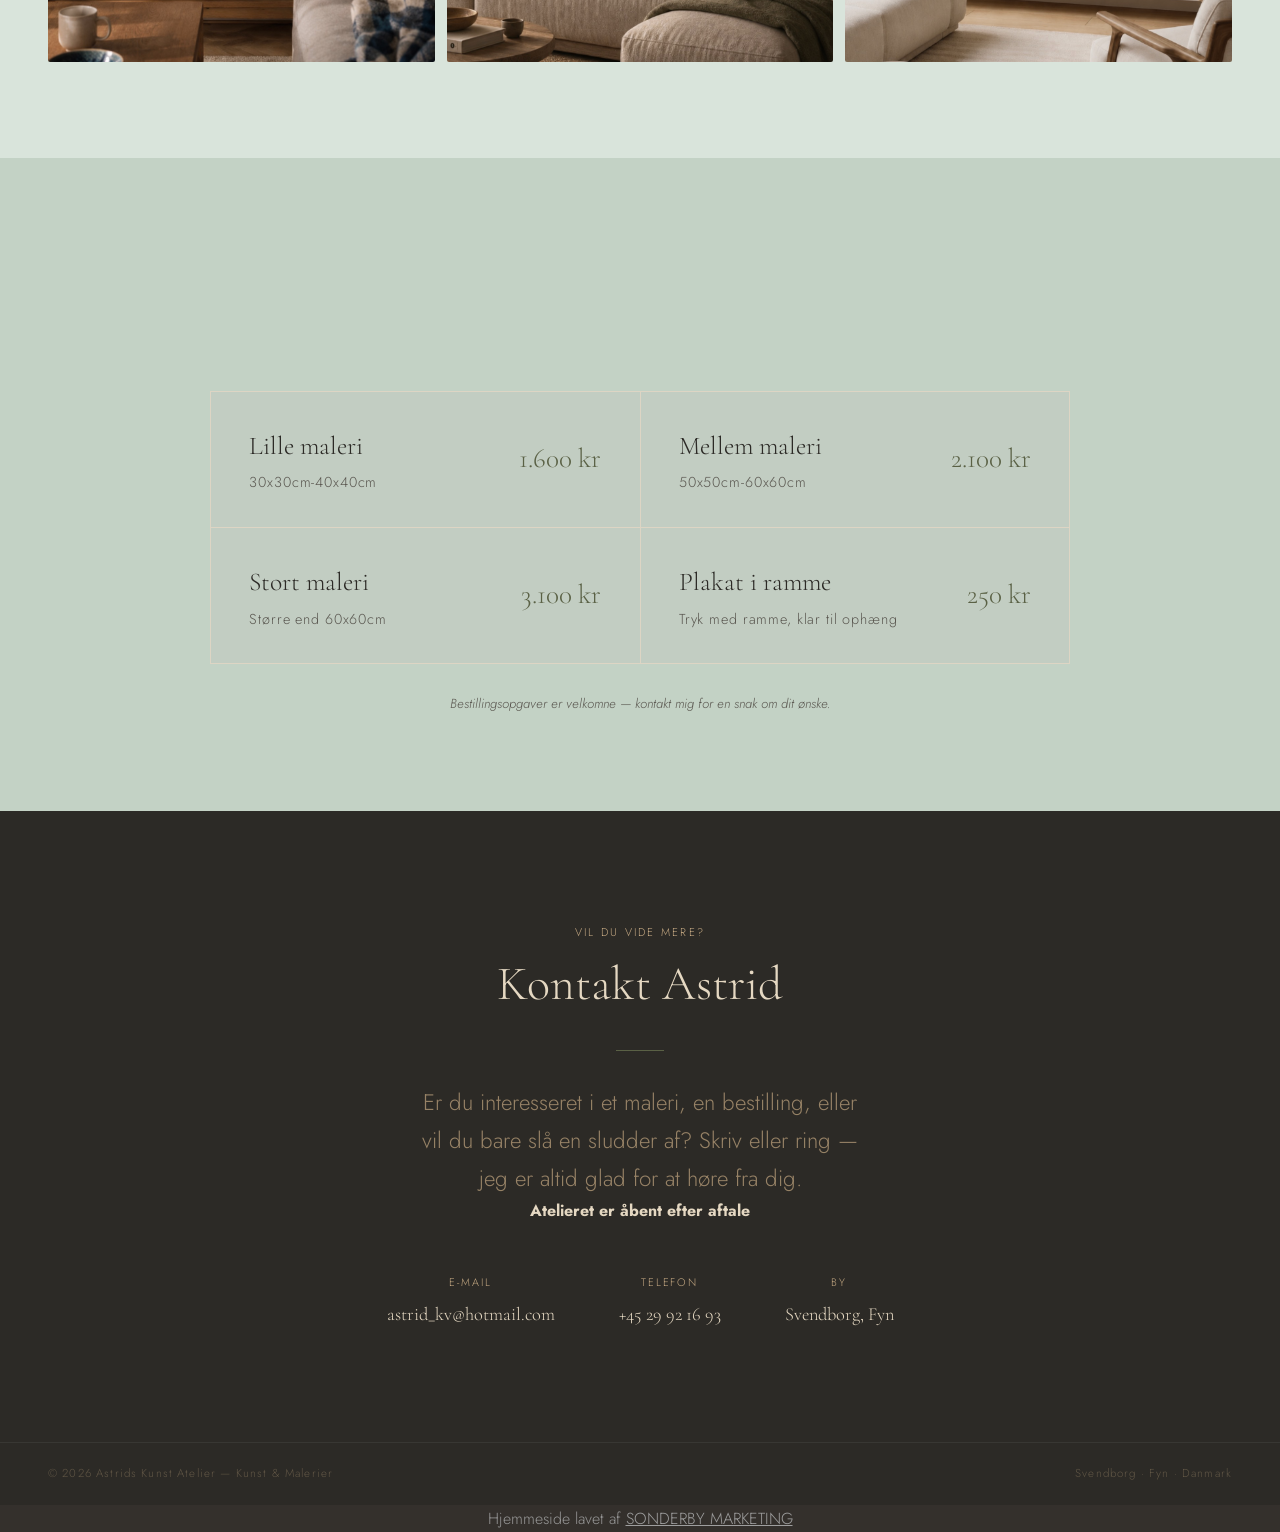
<file: test.html>
<!DOCTYPE html>
<html lang="da">
<head>

<!-- Google tag (gtag.js) -->
<script async src="https://www.googletagmanager.com/gtag/js?id=G-Q36JYDKTQ0"></script>
<script>
  window.dataLayer = window.dataLayer || [];
  function gtag(){dataLayer.push(arguments);}
  gtag('js', new Date());

  gtag('config', 'G-Q36JYDKTQ0');
</script>

  <meta name="google-site-verification" content="feZjjxSXSyQP-OjHvZcuuVOTIzH_2C8YNnYdvk114ck">
  <meta charset="UTF-8" />
  <meta name="viewport" content="width=device-width, initial-scale=1.0" />
  <title>Kunst i Svendborg – Unikke originale malerier | Astrids Kunst Atelier</title>
  <link rel="stylesheet" href="style.css">
  <link href="https://fonts.googleapis.com/css2?family=Cormorant+Garamond:ital,wght@0,300;0,400;1,300;1,400&family=Jost:wght@300;400&display=swap" rel="stylesheet" />
  <link rel="icon" href="img/aka-logo.png">
  <meta name="description" content="Unikke håndmalede akrylmalerier af det danske og europæiske landskab. Køb originale malerier eller bestil dit eget. Hentes i Svendborg eller sendes i hele Danmark.">
  <meta name="keywords" content="kunst svendborg, lokal kunst svendborg, sydfynsk kunst, naturkunst sydfyn, maler svendborg, kunstner fyn">
<meta property="og:title" content="Astrids Kunst Atelier – Originale malerier i Svendborg">
<meta property="og:description" content="Køb originale akrylmalerier fra Svendborg og Sydfyn.">
<meta property="og:image" content="https://www.astridskunstatelier.dk/img/Selvportræt-Astrid.JPEG">
<meta property="og:url" content="https://www.astridskunstatelier.dk">
<meta property="og:type" content="website">
<link rel="canonical" href="https://www.astridskunstatelier.dk/">



  <script type="application/ld+json">
  {
  "@context": "https://schema.org",
  "@type": "LocalBusiness",
  "name": "Astrids Kunst Atelier",
  "url": "https://www.astridskunstatelier.dk",
  "image": "https://www.astridskunstatelier.dk/img/Selvportræt-Astrid.JPEG",
  "priceRange": "1600–3100 kr",
  "address": {
    "@type": "PostalAddress",
    "addressLocality": "Svendborg",
    "addressRegion": "Fyn",
    "addressCountry": "DK"
  },
  "areaServed": "Svendborg, Sydfyn",
  "description": "Originale akrylmalerier fra Svendborg og Sydfyn – køb kunst eller bestil dit eget maleri.",
  "email": "astrid_kv@hotmail.com",
  "telephone": "+4529921693"
}
  </script>

<!-- Meta Pixel Code -->
<script>
!function(f,b,e,v,n,t,s)
{if(f.fbq)return;n=f.fbq=function(){n.callMethod?
n.callMethod.apply(n,arguments):n.queue.push(arguments)};
if(!f._fbq)f._fbq=n;n.push=n;n.loaded=!0;n.version='2.0';
n.queue=[];t=b.createElement(e);t.async=!0;
t.src=v;s=b.getElementsByTagName(e)[0];
s.parentNode.insertBefore(t,s)}(window, document,'script',
'https://connect.facebook.net/en_US/fbevents.js');
fbq('init', '1660378251969151');
fbq('track', 'PageView');
</script>
<noscript><img height="1" width="1" style="display:none"
src="https://www.facebook.com/tr?id=1660378251969151&ev=PageView&noscript=1"
/></noscript>
<!-- End Meta Pixel Code -->

<style>
    /* ── HERO ── */
#hjem {
  position: relative;
  min-height: 100vh;
  display: flex;
  align-items: center;
  overflow: hidden;
}

/* Slideshow lag */
.hero-slides {
  position: absolute;
  inset: 0;
  z-index: 0;
}

.hero-slide {
  position: absolute;
  inset: 0;
  background-size: cover;
  background-position: center;
  opacity: 0;
  transition: opacity 2s ease-in-out;
  transform: scale(1.04);
  animation: slowZoom 20s ease-in-out infinite alternate;
}

.hero-slide.active {
  opacity: 1;
}

@keyframes slowZoom {
  from { transform: scale(1); }
  to   { transform: scale(1.06); }
}

/* Mørkt overlay for læsbarhed */
.hero-overlay {
  position: absolute;
  inset: 0;
  z-index: 1;
  background: linear-gradient(
    to right,
    rgba(20, 18, 14, 0.72) 0%,
    rgba(20, 18, 14, 0.45) 60%,
    rgba(20, 18, 14, 0.2) 100%
  );
}

/* Tekstindhold */
.hero-content {
  position: relative;
  z-index: 2;
  display: flex;
  flex-direction: column;
  padding: 0 80px;
  max-width: 700px;
  margin-top: 80px; /* plads til nav */
}

.hero-eyebrow {
  font-size: 0.75rem;
  letter-spacing: 0.18em;
  text-transform: uppercase;
  color: var(--earth);
  margin-bottom: 1.2rem;
}

.hero-title {
  font-family: 'Cormorant Garamond', serif;
  font-size: clamp(2.6rem, 5vw, 4.2rem);
  font-weight: 300;
  line-height: 1.1;
  color: #f5f0e8;
  margin-bottom: 1.6rem;
}
.hero-title em {
  font-style: italic;
  color: var(--cream);
  opacity: 0.85;
}

.hero-sub {
  font-size: 1rem;
  color: rgba(229, 216, 194, 0.8);
  font-weight: 300;
  max-width: 420px;
  line-height: 1.75;
  margin-bottom: 2rem;
}

.hero-cta {
  display: inline-block;
  padding: 13px 32px;
  border: 1.5px solid var(--cream);
  color: var(--cream);
  font-family: 'Jost', sans-serif;
  font-size: 0.8rem;
  letter-spacing: 0.16em;
  text-transform: uppercase;
  text-decoration: none;
  align-self: flex-start;
  transition: background 0.25s, color 0.25s;
}
.hero-cta:hover {
  background: var(--cream);
  color: var(--dark);
}

/* Scroll-indikator */
.hero-scroll {
  position: absolute;
  bottom: 2.4rem;
  right: 3rem;
  z-index: 2;
  display: flex;
  flex-direction: column;
  align-items: center;
  gap: 0.5rem;
  font-size: 0.7rem;
  letter-spacing: 0.16em;
  text-transform: uppercase;
  color: rgba(229, 216, 194, 0.55);
}
.hero-scroll::after {
  content: '';
  width: 1px;
  height: 48px;
  background: var(--earth);
  display: block;
}

/* Prik-indikatorer */
.hero-dots {
  position: absolute;
  bottom: 2.4rem;
  left: 80px;
  z-index: 2;
  display: flex;
  gap: 8px;
}
.hero-dot {
  width: 24px;
  height: 1px;
  background: rgba(0, 0, 0, 0.35);
  transition: background 0.4s, width 0.4s;
  cursor: default;
}
.hero-dot.active {
  background: var(--cream);
  width: 40px;
}

/* Override gamle style.css regler for #hjem's børn */
#hjem > div:first-child,
#hjem > div:nth-child(2) {
  all: unset;
}

#hjem > .hero-slides {
  position: absolute !important;
  inset: 0 !important;
  background: none !important;
  padding: 0 !important;
  z-index: 0 !important;
  display: block !important;
}

#hjem > .hero-overlay {
  position: absolute !important;
  inset: 0 !important;
  z-index: 1 !important;
  background: linear-gradient(
    to right,
    rgba(20, 18, 14, 0.662) 0%,
    rgba(20, 18, 14, 0.45) 60%,
    rgba(20, 18, 14, 0.2) 100%
  ) !important;
}
</style>

</head>
<body>
  <script>
  fbq('track', 'ViewContent');
</script>
 
<!-- NAV -->
<nav id="nav">
  <a href="#hjem" class="nav-logo">A<span>·</span>K<span>·</span>A<span class="nav-logo-aka"><span> - </span>Astrids Kunst Atelier</span></a>
  <button class="nav-hamburger" id="hamburger" aria-label="Menu" aria-expanded="false">
    <span></span><span></span><span></span>
  </button>
  <ul class="nav-links" id="nav-links">
    <li><a href="om-kunstneren.html" onclick="closeMenu()">Om</a></li>
    <li><a href="galleri.html" onclick="closeMenu()">Galleri</a></li>
    <li><a href="#priser" onclick="closeMenu()">Priser</a></li>
    <li><a href="#kontakt" onclick="closeMenu()">Kontakt</a></li>
  </ul>
</nav>
 
<section id="hjem">
  <!-- Slideshow baggrundsbilleder -->
  <div class="hero-slides">
    <div class="hero-slide active" style="background-image: url('img/Maleri3-40x40-Provence.JPEG')"></div>
    <div class="hero-slide" style="background-image: url('img/Maleri1-60x60-Færøerne.JPEG')"></div>
    <div class="hero-slide" style="background-image: url('img/Maleri4-80x60-Alperne.JPEG')"></div>
    <div class="hero-slide" style="background-image: url('img/Maleri1-50x40-Sofielund.JPEG')"></div>
  </div>
  <!-- Overlay så tekst er læselig -->
  <div class="hero-overlay"></div>

  <div class="hero-content">
    <p class="hero-eyebrow">Maler · Svendborg, Fyn</p>
    <h1 class="hero-title">
      Lokal kunst i Svendborg<br>
      <em>— originale malerier<br>fra Sydfyn</em>
    </h1>
    <p class="hero-sub">Originale akrylmalerier af det danske og europæiske landskab. Hvert billede er malet i rolig fordybelse og bærer et stykke af det sted, det viser.</p>
    <a href="galleri.html" class="hero-cta">Se malerierne</a>
  </div>

  <div class="hero-scroll">Scroll</div>

  <!-- Slideshow indikatorer -->
  <div class="hero-dots">
    <span class="hero-dot active"></span>
    <span class="hero-dot"></span>
    <span class="hero-dot"></span>
    <span class="hero-dot"></span>
  </div>
</section>
 
<!-- GALLERI -->
<section id="galleri">
  <div class="galleri-inner">
    <div class="galleri-header reveal">
      <div>
        <p class="section-label">Udvalgte værker</p>
        <h2 class="section-title">Galleri</h2>
      </div>
      <a href="galleri.html" class="galleri-all-link">
        Se alle 33 malerier &nbsp;→
      </a>
    </div>
 
    <!-- 3 udvalgte preview-malerier -->
    <div class="galleri-grid galleri-preview">
      <div class="painting reveal" onclick="window.location='galleri.html'">
        <img src="img/Maleri3-40x40-Provence.JPEG" alt="Akrylmaleri af naturlandskabet i Provence - lokal kunst fra Svendborg">
        <div class="painting-overlay">
          <div class="painting-title">Provence</div>
          <div class="painting-size">40 × 40 cm</div>
        </div>
      </div>
      <div class="painting reveal" onclick="window.location='galleri.html'">
        <img src="img/Maleri1-50x40-Sofielund.JPEG" alt="Sofielundskoven malet i blå og grønne toner – akrylmaleri 50x40 cm">
        <div class="painting-overlay">
          <div class="painting-title">Sofielund</div>
          <div class="painting-size">50 × 40 cm</div>
        </div>
      </div>
      <div class="painting reveal" onclick="window.location='galleri.html'">
        <img src="img/Maleri1-60x60-Færøerne.JPEG" alt="Akrylmaleri af landskabet på Færøerne – Originalt akrylmaleri">
        <div class="painting-overlay">
          <div class="painting-title">Færøerne</div>
          <div class="painting-size">60 × 60 cm</div>
        </div>
      </div>
      <div class="painting reveal painting-cta-card" onclick="window.location='galleri.html'">
        <div class="painting-cta-inner">
          <span class="painting-cta-num">33</span>
          <span class="painting-cta-label">originale<br>malerier</span>
          <span class="painting-cta-btn">Se hele galleriet →</span>
        </div>
      </div>
    </div>
  </div>
</section>

<div style="background:var(--moss);color:var(--cream);padding:64px 40px;text-align:center;">
  <p style="font-size:0.75rem;letter-spacing:0.22em;text-transform:uppercase;opacity:0.65;margin-bottom:1rem;">Interesseret?</p>
  <h3 style="font-family:'Cormorant Garamond',serif;font-weight:300;font-size:clamp(1.8rem,3vw,2.6rem);margin-bottom:1rem;line-height:1.2;">
    Find dit næste maleri —<br><em style="opacity:0.75;">eller bestil et helt unikt</em>
  </h3>
  <p style="font-size:1rem;line-height:1.7;opacity:0.8;max-width:480px;margin:0 auto 2rem;">
    Alle malerier er originale akrylmalerier og kan hentes i Svendborg eller sendes. Ønsker du et motiv med særlig betydning, tager jeg gerne imod bestillinger.
  </p>
  <a href="#kontakt" style="display:inline-block;padding:13px 36px;background:var(--cream);color:var(--moss);font-family:'Jost',sans-serif;font-size:0.8rem;letter-spacing:0.16em;text-transform:uppercase;text-decoration:none;margin:0 8px 8px;">Kontakt Astrid</a>
  <a href="#priser" style="display:inline-block;padding:13px 36px;border:1.5px solid rgba(245,240,232,0.6);color:var(--cream);font-family:'Jost',sans-serif;font-size:0.8rem;letter-spacing:0.16em;text-transform:uppercase;text-decoration:none;margin:0 8px 8px;">Se priser</a>
</div>

<!-- MALERIER I RUMMET -->
<!-- MALERIER I RUMMET -->
<section id="i-rummet">
  <div class="rummet-header reveal">
    <p class="section-label">Malerier i hjemmet</p>
    <h2 class="section-title">Se malerierne i rummet</h2>
  </div>
  <div class="rummet-grid">
    <div class="rummet-item"><img src="img/IMG_7927.PNG" alt="Mørkt abstrakt maleri 60x80 cm i stue"></div>
    <div class="rummet-item"><img src="img/IMG_7928.PNG" alt="Bjerglandskab maleri 60x80 cm i varmt rum"></div>
    <div class="rummet-item"><img src="img/IMG_7929.PNG" alt="Geometrisk maleri 60x80 cm i moderne interiør"></div>
    <div class="rummet-item"><img src="img/IMG_7930.PNG" alt="Vindue maleri 60x80 cm i terracotta rum"></div>
    <div class="rummet-item"><img src="img/IMG_7931.PNG" alt="Skov maleri 60x80 cm i minimalistisk rum"></div>
    <div class="rummet-item"><img src="img/IMG_7932.PNG" alt="Farverigt landskab 80x80 cm i stue"></div>
  </div>
</section>

 
<!-- PRISER -->
<section id="priser">
  <p class="section-label reveal">Hvad koster et maleri?</p>
  <h2 class="section-title reveal">Priser</h2>
 
  <div class="price-grid reveal">
    <div class="price-item">
      <div>
        <div class="price-name">Lille maleri</div>
        <div class="price-sub">
            <span class="price-size">30x30cm-40x40cm</span>
        </div>
       
      </div>
      <div class="price-val">1.600 kr</div>
    </div>
    <div class="price-item">
      <div>
        <div class="price-name">Mellem maleri</div>
        <div class="price-sub">
           <span class="price-size">50x50cm-60x60cm</span>
        </div>
        
      </div>
      <div class="price-val">2.100 kr</div>
    </div>
    <div class="price-item">
      <div>
        <div class="price-name">Stort maleri</div>
        <div class="price-sub">
          <span class="price-size">Større end 60x60cm</span>
        </div>
      </div>
      <div class="price-val">3.100 kr</div>
    </div>
    <div class="price-item">
      <div>
        <div class="price-name">Plakat i ramme</div>
        <div class="price-sub">Tryk med ramme, klar til ophæng</div>
      </div>
      <div class="price-val">250 kr</div>
    </div>
  </div>
  <p class="price-note reveal">Bestillingsopgaver er velkomne — kontakt mig for en snak om dit ønske.</p>
</section>
 
<!-- KONTAKT -->
<section id="kontakt">
  <p class="section-label">Vil du vide mere?</p>
  <h2 class="section-title">Kontakt Astrid</h2>
  <div class="divider"></div>
  <p style="color:rgba(196,168,130,0.7);font-size:1.4rem;max-width:440px;margin:0 auto;">Er du interesseret i et maleri, en bestilling, eller vil du bare slå en sludder af? Skriv eller ring — jeg er altid glad for at høre fra dig.</p>
  <h4>Atelieret er åbent efter aftale</h4>
  <div class="kontakt-info">
    <div class="kontakt-item">
      <span class="kontakt-item-label">E-mail</span>
      <span class="kontakt-item-value"><a href="mailto:astrid_kv@hotmail.com">astrid_kv@hotmail.com</a></span>
    </div>
    <div class="kontakt-item">
      <span class="kontakt-item-label">Telefon</span>
      <span class="kontakt-item-value"><a href="tel:+4529921693">+45 29 92 16 93</a></span>
    </div>
    <div class="kontakt-item">
      <span class="kontakt-item-label">By</span>
      <span class="kontakt-item-value">Svendborg, Fyn</span>
    </div>
  </div>
</section>
 
<!-- FOOTER -->
<footer>
  <span>© 2026 Astrids Kunst Atelier — Kunst &amp; Malerier</span>
  <span>Svendborg · Fyn · Danmark</span>
</footer>
<div class="sonderbymarketing">
<span class="sonderbymarketing-span">Hjemmeside lavet af <a href="https://www.sonderbymarketing.dk">SONDERBY MARKETING</a></span> 
</div>
<!-- LIGHTBOX -->
<div class="lightbox" id="lightbox" onclick="closeLightbox()">
  <span class="lightbox-close" onclick="closeLightbox()">×</span>
  <div id="lightbox-content" style="width:60vw;max-width:700px;aspect-ratio:4/3;border-radius:2px;"></div>
</div>

<script>
  const images = [
    "img/Maleri2-40x40-Færøerne.JPEG",
    "img/Maleri4-80x60-Alperne.JPEG",
    "img/Maleri5-50x50-Sofielund.JPEG",
    "img/Maleri3-40x40-Ansigter.JPEG",
    "img/Maleri4-40x40-Færøerne.JPEG",
    "img/Maleri1-60x80-Lys.JPEG"
  ];

  // Hamburger menu
  const hamburger = document.getElementById('hamburger');
  const navLinks  = document.getElementById('nav-links');

  hamburger.addEventListener('click', () => {
    const isOpen = navLinks.classList.toggle('open');
    hamburger.classList.toggle('open', isOpen);
    hamburger.setAttribute('aria-expanded', isOpen);
    document.body.style.overflow = isOpen ? 'hidden' : '';
  });

  function closeMenu() {
    navLinks.classList.remove('open');
    hamburger.classList.remove('open');
    hamburger.setAttribute('aria-expanded', 'false');
    document.body.style.overflow = '';
  }

  // Nav scroll effect
  const nav = document.getElementById('nav');
  window.addEventListener('scroll', () => {
    nav.classList.toggle('scrolled', window.scrollY > 40);
  });
 
  // Scroll reveal
  const reveals = document.querySelectorAll('.reveal');
  const observer = new IntersectionObserver((entries) => {
    entries.forEach(entry => {
      if (entry.isIntersecting) {
        setTimeout(() => entry.target.classList.add('visible'), 80);
        observer.unobserve(entry.target);
      }
    });
  }, { threshold: 0.12 });
  reveals.forEach(el => observer.observe(el));
 
  // Lightbox
  function openLightbox(idx) {
    const lb  = document.getElementById('lightbox');
    const cnt = document.getElementById('lightbox-content');
    cnt.innerHTML = `<img src="${images[idx]}" style="width:100%;height:100%;object-fit:contain;">`;
    lb.classList.add('open');
    document.body.style.overflow = 'hidden';
  }
  function closeLightbox() {
    document.getElementById('lightbox').classList.remove('open');
    document.body.style.overflow = '';
  }
  document.addEventListener('keydown', e => { if (e.key === 'Escape') closeLightbox(); });


// Hero slideshow
(function() {
  const slides = document.querySelectorAll('.hero-slide');
  const dots   = document.querySelectorAll('.hero-dot');
  let current  = 0;
  let timer;

  function goTo(n) {
    slides[current].classList.remove('active');
    dots[current].classList.remove('active');
    current = (n + slides.length) % slides.length;
    slides[current].classList.add('active');
    dots[current].classList.add('active');
  }

  function next() { goTo(current + 1); }

  timer = setInterval(next, 3000);
})();


</script>

</body>
</html>
</file>
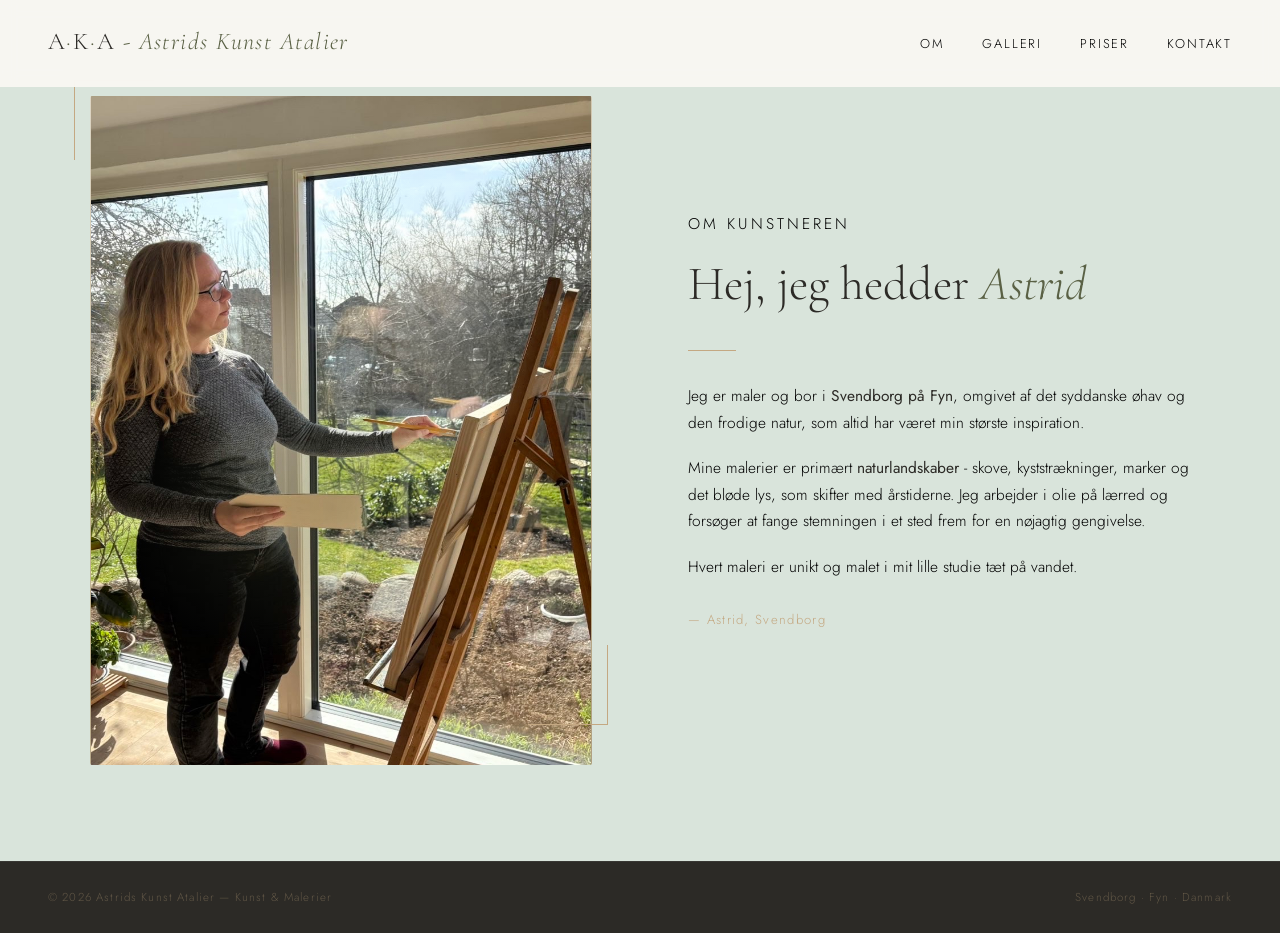
<file: AstridsMalerier - Kopi/om-kunstneren.html>
<!DOCTYPE html>
<html lang="da">
<head>
  <meta charset="UTF-8" />
  <meta name="viewport" content="width=device-width, initial-scale=1.0" />
  <title>Om kunstneren | Lokal kunstner på Sydfyn – Astrids Kunst Atelier</title>
  <link rel="stylesheet" href="style.css">
  <link href="https://fonts.googleapis.com/css2?family=Cormorant+Garamond:ital,wght@0,300;0,400;1,300;1,400&family=Jost:wght@300;400&display=swap" rel="stylesheet" />
    <link rel="icon" href="img/aka-logo.png">
  <meta name="description" content="Unikke oliemalerier fra Svendborg. Lokal kunst fra Sydfyn inspireret af naturen. Køb original kunst eller bestil dit eget maleri.">
<meta name="keywords" content="kunst svendborg, lokal kunst svendborg, sydfynsk kunst, naturkunst sydfyn, maler svendborg, kunstner fyn">

<script type="application/ld+json">
{
  "@context": "https://schema.org",
  "@type": "Person",
  "name": "Astrid Kunst Atelier",
  "address": {
    "@type": "PostalAddress",
    "addressLocality": "Svendborg",
    "addressRegion": "Fyn",
    "addressCountry": "DK"
  },
  "email": "astrid@kunst.dk",
  "telephone": "+4512345678"
}
</script>


</head>

<body>
 
<!-- NAV -->
<nav id="nav">
  <a href="index.html" class="nav-logo">A<span>·</span>K<span>·</span>A<span><span> - </span>Astrids Kunst Atalier</span></a>
  <ul class="nav-links">
    <li><a href="#om">Om</a></li>
    <li><a href="index.html#galleri">Galleri</a></li>
    <li><a href="index.html#priser">Priser</a></li>
    <li><a href="index.html#kontakt">Kontakt</a></li>
  </ul>
</nav>

<section>
  <div id="om">
    <div class="om-image-wrap reveal">
      <div class="om-image-placeholder">
        <img src="img/astrid-maler.JPG" width="500" height="800">
      </div>
    </div>
    <div class="om-text reveal">
      <p class="section-label">Om kunstneren</p>
      <h2 class="section-title">Hej, jeg hedder <em style="font-family:'Cormorant Garamond',serif;font-style:italic;color:var(--moss)">Astrid</em></h2>
      <div class="divider"></div>
      <p>Jeg er maler og bor i <strong>Svendborg på Fyn</strong>, omgivet af det syddanske øhav og den frodige natur, som altid har været min største inspiration.</p>
      <p>Mine malerier er primært <strong>naturlandskaber</strong> - skove, kyststrækninger, marker og det bløde lys, som skifter med årstiderne. Jeg arbejder i olie på lærred og forsøger at fange stemningen i et sted frem for en nøjagtig gengivelse.</p>
      <p>Hvert maleri er unikt og malet i mit lille studie tæt på vandet.</p>
      <p style="margin-top:1.8rem;font-size:0.82rem;color:var(--earth);letter-spacing:0.1em;">— Astrid, Svendborg</p>
    </div>
  </div>
</section>

<footer>
  <span>© 2026 Astrids Kunst Atalier  — Kunst &amp; Malerier</span>
  <span>Svendborg · Fyn · Danmark</span>
</footer>
 
<!-- LIGHTBOX -->
<div class="lightbox" id="lightbox" onclick="closeLightbox()">
  <span class="lightbox-close" onclick="closeLightbox()">×</span>
  <div id="lightbox-content" style="width:60vw;max-width:700px;aspect-ratio:4/3;border-radius:2px;">
  </div>
</div>


<script>
//billeder
const images = [
  "img/1-astrid-maleri.JPG",
  "img/2-astrid-maleri.JPG",
  "img/3-astrid-maleri.JPG",
  "img/4-astrid-maleri.JPG",
  "img/5-astrid-maleri.JPG",
  "img/6-astrid-maleri.JPG"
];


  // Nav scroll effect
  const nav = document.getElementById('nav');
  window.addEventListener('scroll', () => {
    nav.classList.toggle('scrolled', window.scrollY > 40);
  });
 
  // Scroll reveal
  const reveals = document.querySelectorAll('.reveal');
  const observer = new IntersectionObserver((entries) => {
    entries.forEach((entry, i) => {
      if (entry.isIntersecting) {
        setTimeout(() => entry.target.classList.add('visible'), 80);
        observer.unobserve(entry.target);
      }
    });
  }, { threshold: 0.12 });
  reveals.forEach(el => observer.observe(el));
 
  // Lightbox
  function openLightbox(idx) {
  const lb = document.getElementById('lightbox');
  const cnt = document.getElementById('lightbox-content');

  cnt.innerHTML = `<img src="${images[idx]}" style="width:100%;height:100%;object-fit:contain;">`;

  lb.classList.add('open');
  document.body.style.overflow = 'hidden';
}
  function closeLightbox() {
    document.getElementById('lightbox').classList.remove('open');
    document.body.style.overflow = '';
  }
  document.addEventListener('keydown', e => { if(e.key==='Escape') closeLightbox(); });
</script>
</body>
</html>
</file>
<file: style.css>
*, *::before, *::after { box-sizing: border-box; margin: 0; padding: 0; }
 
    :root {
      --cream:    #e5d8c2;
      --warm-white: #d9e4db;
      --moss:     #5a6145;
      --bark:     #8b6f47;
      --earth:    #c4a882;
      --dark:     #2c2a26;
      --muted:    #5a5750;
      --line:     #ddd5c4;
    }
 
    html { scroll-behavior: smooth; }
 
    body {
      background: var(--warm-white);
      color: var(--dark);
      font-family: 'Jost', sans-serif;
      font-weight: 300;
      font-size: 16px;
      line-height: 1.7;
      overflow-x: hidden;
    }
 
    /* ── NAV ── */
    nav {
      position: fixed;
      top: 0; left: 0; right: 0;
      z-index: 100;
      display: flex;
      justify-content: space-between;
      align-items: center;
      padding: 1.4rem 3rem;
      background: rgba(250, 248, 243, 0.97);
      backdrop-filter: blur(8px);
      border-bottom: 1px solid transparent;
      transition: border-color 0.3s;
    }
    nav.scrolled { border-color: var(--line); }
 
    .nav-logo {
      font-family: 'Cormorant Garamond', serif;
      font-size: 1.5rem;
      font-weight: 300;
      letter-spacing: 0.06em;
      color: var(--dark);
      text-decoration: none;
      z-index: 101;
    }
    .nav-logo span { font-style: italic; color: var(--moss); }

    /* ── HAMBURGER ── */
    .nav-hamburger {
      display: none;
      flex-direction: column;
      justify-content: center;
      gap: 5px;
      width: 32px;
      height: 32px;
      cursor: pointer;
      background: none;
      border: none;
      padding: 2px;
      z-index: 101;
    }
    .nav-hamburger span {
      display: block;
      width: 100%;
      height: 1px;
      background: var(--dark);
      transition: transform 0.35s ease, opacity 0.25s ease;
      transform-origin: center;
    }
    .nav-hamburger.open span:nth-child(1) {
      transform: translateY(6px) rotate(45deg);
    }
    .nav-hamburger.open span:nth-child(2) {
      opacity: 0;
    }
    .nav-hamburger.open span:nth-child(3) {
      transform: translateY(-6px) rotate(-45deg);
    }

    .nav-links {
      display: flex;
      gap: 2.4rem;
      list-style: none;
    }
    .nav-links a {
      font-size: 0.8rem;
      letter-spacing: 0.14em;
      text-transform: uppercase;
      text-decoration: none;
      color: var(--muted);
      transition: color 0.2s;
    }
    .nav-links a:hover { color: var(--moss); }
 
    /* ── HERO ── */
    #hjem {
      min-height: 50vh;
      max-height: 90vh;   
      display: grid;
      grid-template-columns: 1fr 1fr;
      position: relative;
      overflow: hidden;
    }

    #hjem > div:first-child {
      display: flex;
      flex-direction: column;
      justify-content: center;
      padding: 120px 60px 80px 80px;
      background: var(--warm-white);
      position: relative;
      z-index: 2;
    }

    #hjem > div:nth-child(2) {
      position: relative;
      overflow: hidden;
    }

    #hjem > div:nth-child(2)::before {
      content: '';
      position: absolute;
      inset: 0;
      background: linear-gradient(to right, var(--warm-white) 0%, transparent 22%);
      z-index: 1;
      pointer-events: none;
    }

    #hjem > div:nth-child(2) img {
      width: 100%;
      height: 800px;
      margin-top: 25px;
      object-fit: contain;   
      object-position: top center;
      filter: saturate(0.82);
      max-height: 70vh;
      align-self: center;  
    }

    .hero-bg { display: none; }
    .hero-stroke { display: none; }
    .hero-content { all: unset; display: contents; }

    .hero-eyebrow {
      font-size: 0.75rem;
      letter-spacing: 0.18em;
      text-transform: uppercase;
      color: var(--bark);
      margin-bottom: 1.2rem;
    }

    .hero-title {
      font-family: 'Cormorant Garamond', serif;
      font-size: clamp(2.4rem, 4vw, 3.6rem);
      font-weight: 300;
      line-height: 1.1;
      color: var(--dark);
      margin-bottom: 1.6rem;
    }
    .hero-title em {
      font-style: italic;
      color: var(--moss);
    }

    .hero-sub {
      font-size: 1rem;
      color: #4a4a45;
      font-weight: 400;
      max-width: 400px;
      line-height: 1.75;
      margin-bottom: 2rem;
    }

    .hero-cta {
      display: inline-block;
      padding: 13px 32px;
      border: 1.5px solid var(--moss);
      color: var(--moss);
      font-family: 'Jost', sans-serif;
      font-size: 0.8rem;
      letter-spacing: 0.16em;
      text-transform: uppercase;
      text-decoration: none;
      margin-top: 0.5rem;
      align-self: flex-start;
      transition: background 0.25s, color 0.25s;
    }
    .hero-cta:hover { background: var(--moss); color: var(--cream); }

    .hero-scroll {
      position: absolute;
      bottom: 2.4rem;
      right: 3rem;
      display: flex;
      flex-direction: column;
      align-items: center;
      gap: 0.5rem;
      font-size: 0.7rem;
      letter-spacing: 0.16em;
      text-transform: uppercase;
      color: var(--muted);
    }
    .hero-scroll::after {
      content: '';
      width: 1px;
      height: 48px;
      background: var(--earth);
      display: block;
    }   
 
    /* ── SECTIONS SHARED ── */
    section { padding: 6rem 3rem; }
    .section-label {
      font-size: 0.7rem;
      letter-spacing: 0.2em;
      text-transform: uppercase;
      color: var(--earth);
      margin-bottom: 0.9rem;
    }
    .section-title {
      font-family: 'Cormorant Garamond', serif;
      font-size: clamp(2rem, 4vw, 3rem);
      font-weight: 300;
      line-height: 1.15;
      margin-bottom: 2.4rem;
    }
    .divider {
      width: 48px;
      height: 1px;
      background: var(--earth);
      margin: 2rem 0;
    }
 
    /* ── OM ASTRID ── */
    #om {
      display: grid;
      grid-template-columns: 1fr 1fr;
      gap: 6rem;
      align-items: center;
      max-width: 1100px;
      margin: 0 auto;
    }
 
    .om-image-wrap {
      position: relative;
    }
    .om-image-placeholder {
      width: 100%;
      aspect-ratio: 3/4;
      background: linear-gradient(160deg, #ddd5c4 0%, #c4b89a 50%, #b0a080 100%);
      border-radius: 2px;
      display: flex;
      align-items: center;
      justify-content: center;
      overflow: hidden;
      position: relative;
    }
    .om-image-placeholder::before {
      content: '';
      position: absolute;
      inset: 0;
      background: 
        radial-gradient(ellipse 60% 40% at 40% 60%, rgba(90,97,69,0.25) 0%, transparent 60%),
        radial-gradient(ellipse 40% 60% at 70% 30%, rgba(250,248,243,0.3) 0%, transparent 50%);
    }
    .om-image-placeholder img {
      width: 100%;
      height: 100%;
      object-fit: cover;
    }
    .om-image-placeholder svg {
      opacity: 0.22;
      color: var(--dark);
    }
    .om-image-note {
      font-size: 0.72rem;
      color: var(--muted);
      letter-spacing: 0.1em;
      text-align: center;
      margin-top: 0.8rem;
    }
 
    .om-image-wrap::before {
      content: '';
      position: absolute;
      top: -16px; left: -16px;
      width: 80px; height: 80px;
      border-top: 1px solid var(--earth);
      border-left: 1px solid var(--earth);
      pointer-events: none;
    }
    .om-image-wrap::after {
      content: '';
      position: absolute;
      bottom: 40px; right: -16px;
      width: 80px; height: 80px;
      border-bottom: 1px solid var(--earth);
      border-right: 1px solid var(--earth);
      pointer-events: none;
    }
 
    .om-text p {
      color: var(--muted);
      font-size: 0.97rem;
      margin-bottom: 1.2rem;
    }
    .om-text p strong {
      font-weight: 400;
      color: var(--dark);
    }
 
    /* ── GALLERI ── */
    #galleri {
      background: var(--cream);
      max-width: 100%;
    }
    .galleri-inner {
      max-width: 1200px;
      margin: 0 auto;
    }

    .galleri-header {
      display: flex;
      justify-content: space-between;
      align-items: flex-end;
      margin-bottom: 3rem;
    }
    .galleri-grid {
      display: grid;
      grid-template-columns: repeat(12, 1fr);
      grid-template-rows: auto;
      gap: 16px;
    }
 
    .painting {
      cursor: pointer;
      overflow: hidden;
      border-radius: 2px;
      position: relative;
    }
 
    .painting:nth-child(1) { grid-column: 1 / 6;  grid-row: 1; }
    .painting:nth-child(2) { grid-column: 6 / 9;  grid-row: 1; }
    .painting:nth-child(3) { grid-column: 9 / 13; grid-row: 1; }
    .painting:nth-child(4) { grid-column: 1 / 4;  grid-row: 2; }
    .painting:nth-child(5) { grid-column: 4 / 9;  grid-row: 2; }
    .painting:nth-child(6) { grid-column: 9 / 13; grid-row: 2; }
 
    .painting img {
      width: 100%;
      height: 100%;
      object-fit: contain;
      display: block;
      transition: transform 0.6s cubic-bezier(0.25,0.46,0.45,0.94);
    }
    .painting:hover img { transform: scale(1.04); }
 
    .painting:nth-child(1) { height: 420px; }
    .painting:nth-child(2) { height: 420px; }
    .painting:nth-child(3) { height: 420px; }
    .painting:nth-child(4) { height: 380px; }
    .painting:nth-child(5) { height: 380px; }
    .painting:nth-child(6) { height: 380px; }
 
    .p1 { background: linear-gradient(170deg,#7a9478 0%,#4a7a5e 35%,#2d5a3d 60%,#1a3d2b 100%); }
    .p2 { background: linear-gradient(150deg,#c8d4bc 0%,#8aaa78 40%,#5a7d50 100%); }
    .p3 { background: linear-gradient(200deg,#b0c8e8 0%,#6a9ec0 35%,#3a6a8a 70%,#1a3a5a 100%); }
    .p4 { background: linear-gradient(140deg,#e8d4a0 0%,#c8a860 40%,#8a6830 100%); }
    .p5 { background: linear-gradient(180deg,#d4e0c8 0%,#88a870 40%,#4a6840 70%,#2a4828 100%); }
    .p6 { background: linear-gradient(160deg,#f0e4d0 0%,#d0b898 40%,#a07850 100%); }
    .p7 { background: linear-gradient(190deg,#c0d8e8 0%,#80b0c8 40%,#4080a0 100%); }
    .p8 { background: linear-gradient(145deg,#d8e8c8 0%,#90b870 40%,#506840 100%); }
 
    .painting-overlay {
      position: absolute;
      inset: 0;
      background: linear-gradient(to top, rgba(44,42,38,0.7) 0%, transparent 50%);
      opacity: 0;
      transition: opacity 0.4s ease;
      display: flex;
      flex-direction: column;
      justify-content: flex-end;
      padding: 1.2rem;
    }
/* SOLGT overlay */
.sold-overlay {
  position: absolute;
  inset: 0;
  background: rgba(20, 18, 16, 0.75);
  display: flex;
  align-items: center;
  justify-content: center;
  color: #fff;
  font-family: 'Cormorant Garamond', serif;
  font-size: 1.6rem;
  letter-spacing: 0.12em;
  text-transform: uppercase;
  z-index: 5;
  pointer-events: none;
}

/* sørg for at card kan holde overlay */
.painting-card {
  position: relative;
}
    .painting:hover .painting-overlay { opacity: 1; }
    .painting-title {
      font-family: 'Cormorant Garamond', serif;
      font-size: 1.05rem;
      font-style: italic;
      color: #fff;
      font-weight: 300;
    }
    .painting-size {
      font-size: 0.72rem;
      letter-spacing: 0.1em;
      color: rgba(255,255,255,0.65);
      margin-top: 0.2rem;
    }

    /* Preview grid */
    .galleri-preview {
      display: grid !important;
      grid-template-columns: repeat(4, 1fr) !important;
      grid-template-rows: 340px !important;
      gap: 12px !important;
    }
    .galleri-preview .painting {
      grid-column: auto !important;
      grid-row: auto !important;
      height: 100% !important;
    }
    .galleri-preview .painting img {
      object-fit: cover !important;
    }
 
    /* CTA-kort */
    .painting-cta-card {
      background: var(--moss) !important;
      display: flex !important;
      align-items: center !important;
      justify-content: center !important;
      cursor: pointer;
    }
    .painting-cta-card:hover { opacity: 0.92; }
    .painting-cta-inner {
      display: flex;
      flex-direction: column;
      align-items: center;
      gap: 0.5rem;
      color: var(--cream);
      text-align: center;
      padding: 2rem;
    }
    .painting-cta-num {
      font-family: 'Cormorant Garamond', serif;
      font-size: 4.5rem;
      font-weight: 300;
      line-height: 1;
      color: var(--cream);
      opacity: 0.9;
    }
    .painting-cta-label {
      font-size: 0.78rem;
      letter-spacing: 0.14em;
      text-transform: uppercase;
      opacity: 0.7;
      line-height: 1.5;
    }
    .painting-cta-btn {
      margin-top: 1rem;
      font-size: 0.75rem;
      letter-spacing: 0.14em;
      text-transform: uppercase;
      border: 1px solid rgba(229,216,194,0.45);
      padding: 9px 20px;
      transition: background 0.2s, border-color 0.2s;
    }
    .painting-cta-card:hover .painting-cta-btn {
      background: rgba(229,216,194,0.15);
      border-color: rgba(229,216,194,0.7);
    }
 
    .galleri-all-link {
      font-size: 0.75rem;
      letter-spacing: 0.14em;
      text-transform: uppercase;
      color: var(--moss);
      text-decoration: none;
      border-bottom: 1px solid var(--moss);
      padding-bottom: 2px;
      align-self: flex-end;
      transition: opacity 0.2s;
      white-space: nowrap;
    }
    .galleri-all-link:hover { opacity: 0.65; }

    .galleri-note {
      font-size: 0.78rem;
      color: var(--muted);
      letter-spacing: 0.08em;
      font-style: italic;
      align-self: flex-end;
    }
 
    /* ── PRISER ── */
    /* ── PRISER ── */
#priser {
  padding: 6rem 3rem;
  background-color: #c3d2c5;
  text-align: center;
}

.price-grid {
  display: grid;
  grid-template-columns: 1fr 1fr;
  gap: 1px;
  background: var(--line);
  border: 1px solid var(--line);
  margin-top: 3rem;
  max-width: 860px;
  margin-left: auto;
  margin-right: auto;
}

.price-item {
  background: rgb(194, 205, 194);
  padding: 2rem 2.4rem;
  display: flex;
  justify-content: space-between;
  align-items: center;
  transition: background 0.2s;
}

.price-item:hover { background: var(--cream); }

.price-name {
  font-family: 'Cormorant Garamond', serif;
  font-size: 1.6rem;
  font-weight: 300;
  text-align: left;
}

.price-sub {
  font-size: 0.9rem;
  color: var(--muted);
  margin-top: 0.2rem;
  letter-spacing: 0.06em;
  text-align: left;
}

.price-val {
  font-family: 'Cormorant Garamond', serif;
  font-size: 1.7rem;
  font-weight: 300;
  color: var(--moss);
  white-space: nowrap;
}

.price-note {
  margin-top: 1.8rem;
  font-size: 0.82rem;
  color: var(--muted);
  font-style: italic;
}
 
    /* ── KONTAKT ── */
    #kontakt {
      background: var(--dark);
      color: var(--cream);
      text-align: center;
      padding: 7rem 3rem;
    }
    #kontakt .section-label { color: var(--earth); }
    #kontakt .section-title { color: var(--cream); }
    #kontakt .divider { background: var(--moss); margin: 2rem auto; }
 
    .kontakt-info {
      display: flex;
      justify-content: center;
      gap: 4rem;
      margin-top: 3rem;
    }
    .kontakt-item {
      display: flex;
      flex-direction: column;
      align-items: center;
      gap: 0.5rem;
    }
    .kontakt-item-label {
      font-size: 0.68rem;
      letter-spacing: 0.18em;
      text-transform: uppercase;
      color: var(--earth);
    }
    .kontakt-item-value {
      font-family: 'Cormorant Garamond', serif;
      font-size: 1.15rem;
      font-weight: 300;
      color: var(--cream);
    }
    .kontakt-item-value a {
      color: inherit;
      text-decoration: none;
      transition: color 0.2s;
    }
    .kontakt-item-value a:hover { color: var(--earth); }
 
    /* ── FOOTER ── */
    footer {
      background: var(--dark);
      border-top: 1px solid rgba(255,255,255,0.06);
      padding: 1.3rem 3rem;
      display: flex;
      justify-content: space-between;
      align-items: center;
      color: rgba(196,168,130,0.35);
      font-size: 0.72rem;
      letter-spacing: 0.1em;
    }

    .sonderbymarketing {
      background-color: #34302c;
      text-align: center;
      color: rgb(150, 150, 150);
    }

    .sonderbymarketing-span a {
      color: rgb(158, 158, 158);
    }
 
    /* ── LIGHTBOX ── */
    .lightbox {
      display: none;
      position: fixed;
      inset: 0;
      z-index: 200;
      background: rgba(44,42,38,0.92);
      align-items: center;
      justify-content: center;
      padding: 2rem;
      cursor: pointer;
      padding: 1rem;
    }
    .lightbox.open { display: flex; }
    .lightbox-img {
      max-width: 80vw;
      max-height: 85vh;
      border-radius: 2px;
      pointer-events: none;
    }
    .lightbox-close {
      position: absolute;
      top: 1.5rem; right: 2rem;
      font-size: 2rem;
      color: var(--cream);
      cursor: pointer;
      font-family: 'Jost', sans-serif;
      font-weight: 300;
      opacity: 0.6;
      transition: opacity 0.2s;
      line-height: 1;
    }
    .lightbox-close:hover { opacity: 1; }
 
    /* ── ANIMATIONS ── */
    .reveal {
      opacity: 0;
      transform: translateY(20px);
      transition: opacity 0.8s ease, transform 0.8s ease;
    }
    .reveal.visible {
      opacity: 1;
      transform: translateY(0);
    }


    /*showcase*/
   /* ── MALERIER I RUMMET ── */
#i-rummet {
  padding: 6rem 3rem;
  background: var(--warm-white);
}

.rummet-header {
  max-width: 1200px;
  margin: 0 auto 3rem;
}

.rummet-grid {
  display: grid;
  grid-template-columns: repeat(3, 1fr);
  gap: 12px;
  max-width: 1200px;
  margin: 0 auto;
}

.rummet-item {
  overflow: hidden;
  border-radius: 2px;
  aspect-ratio: 4 / 5;
}

.rummet-item img {
  width: 100%;
  height: 100%;
  object-fit: cover;
  object-position: center;
  display: block;
  transition: transform 0.7s cubic-bezier(0.25, 0.46, 0.45, 0.94);
  filter: saturate(0.88);
}

.rummet-item:hover img {
  transform: scale(1.03);
  filter: saturate(1);
}

@media (max-width: 900px) {
  #i-rummet {
    padding: 4rem 1.5rem;
  }
  .rummet-grid {
    grid-template-columns: repeat(2, 1fr);
  }
}

@media (max-width: 480px) {
  .rummet-grid {
    grid-template-columns: 1fr;
  }
}
 
    /* ══════════════════════════════════════
       RESPONSIVE – 900px
    ══════════════════════════════════════ */
    @media (max-width: 900px) {

      /* NAV */
      nav {
        padding: 1.1rem 1.5rem;
      }
      .nav-hamburger {
        display: flex;
      }
      .nav-links {
        position: fixed;
        top: 0; left: 0; right: 0; bottom: 0;
        background: rgba(250, 248, 243, 0.98);
        flex-direction: column;
        justify-content: center;
        align-items: center;
        gap: 2.5rem;
        padding-top: 70px;
        transform: translateY(-100%);
        opacity: 0;
        transition: transform 0.4s cubic-bezier(0.4, 0, 0.2, 1), opacity 0.3s ease;
        pointer-events: none;
      }
      .nav-links.open {
        transform: translateY(0);
        opacity: 1;
        pointer-events: all;
      }
      .nav-links a {
        font-size: 1.1rem;
        letter-spacing: 0.2em;
        color: var(--dark);
      }
      .nav-logo-aka {
        display: none;
      }

      /* HERO */
      #hjem {
        grid-template-columns: 1fr;
        min-height: auto;
        max-height: none;
        padding: 0 !important;
      }
      #hjem > div:first-child {
        padding: 100px 1.5rem 3rem;
      }
      #hjem > div:nth-child(2) {
        display: none;
      }
      .hero-scroll { display: none; }
      .hero-title { font-size: clamp(2rem, 8vw, 2.8rem); }

      /* SECTIONS */
      section { padding: 4rem 1.5rem; }

      /* OM */
      #om {
        grid-template-columns: 1fr;
        gap: 2.5rem;
      }
      .om-image-wrap::before,
      .om-image-wrap::after { display: none; }

      /* GALLERI PREVIEW */
      .galleri-preview {
        grid-template-columns: 1fr 1fr !important;
        grid-template-rows: 200px 200px !important;
      }

      /* PRISER */
      .price-grid { grid-template-columns: 1fr; }
      .price-item { padding: 1.4rem 1.5rem; }

      /* KONTAKT */
      #kontakt { padding: 5rem 1.5rem; }
      .kontakt-info {
        flex-direction: column;
        gap: 2rem;
      }

      /* FOOTER */
      footer {
        flex-direction: column;
        gap: 0.5rem;
        text-align: center;
        padding: 1.4rem 1.5rem;
      }

      /* GALLERI GRID (forsiden) */
      .galleri-grid {
        display: grid;
        grid-template-columns: 1fr 1fr;
        gap: 10px;
      }
      .painting {
        height: 180px !important;
        grid-column: auto !important;
        grid-row: auto !important;
      }
      .painting img {
        object-fit: cover !important;
      }
    }

    /* ══════════════════════════════════════
       RESPONSIVE – 540px
    ══════════════════════════════════════ */
    @media (max-width: 540px) {
      .galleri-preview {
        grid-template-columns: 1fr 1fr !important;
        grid-template-rows: 160px 160px !important;
      }
      .painting-cta-num { font-size: 3rem; }
      .painting-cta-label { font-size: 0.68rem; }
      .painting-cta-btn { font-size: 0.65rem; padding: 7px 14px; }

      .price-name { font-size: 1.3rem; }
      .price-val { font-size: 1.4rem; }
    }

    /* ══════════════════════════════════════
       RESPONSIVE – 400px
    ══════════════════════════════════════ */
    @media (max-width: 400px) {
      .galleri-preview {
        grid-template-columns: 1fr !important;
        grid-template-rows: repeat(4, 200px) !important;
      }
    }
</file>
<file: AstridsMalerier - Kopi/style.css>
*, *::before, *::after { box-sizing: border-box; margin: 0; padding: 0; }
 
    :root {
      --cream:    #e5d8c2;
      --warm-white: #d9e4db;
      --moss:     #5a6145;
      --bark:     #8b6f47;
      --earth:    #c4a882;
      --dark:     #2c2a26;
      --muted:    #000000;
      --line:     #ddd5c4;
    }
 
    html { scroll-behavior: smooth; }
 
    body {
      background: var(--warm-white);
      color: var(--dark);
      font-family: 'Jost', sans-serif;
      font-weight: 300;
      font-size: 16px;
      line-height: 1.7;
      overflow-x: hidden;
    }
 
    /* ── NAV ── */
    nav {
      position: fixed;
      top: 0; left: 0; right: 0;
      z-index: 100;
      display: flex;
      justify-content: space-between;
      align-items: center;
      padding: 1.4rem 3rem;
      background: rgba(250, 248, 243, 0.92);
      backdrop-filter: blur(8px);
      border-bottom: 1px solid transparent;
      transition: border-color 0.3s;
    }
    nav.scrolled { border-color: var(--line); }
 
    .nav-logo {
      font-family: 'Cormorant Garamond', serif;
      font-size: 1.5rem;
      font-weight: 300;
      letter-spacing: 0.06em;
      color: var(--dark);
      text-decoration: none;
    }
    .nav-logo span { font-style: italic; color: var(--moss); }
 
    .nav-links {
      display: flex;
      gap: 2.4rem;
      list-style: none;
    }
    .nav-links a {
      font-size: 0.8rem;
      letter-spacing: 0.14em;
      text-transform: uppercase;
      text-decoration: none;
      color: var(--muted);
      transition: color 0.2s;
    }
    .nav-links a:hover { color: var(--moss); }
 
    /* ── HERO ── */
/* ── HERO ── */
#hjem {
  min-height: 50vh;
   max-height: 90vh;   
  display: grid;
  grid-template-columns: 1fr 1fr;
  position: relative;
  overflow: hidden;
}

#hjem > div:first-child {
  display: flex;
  flex-direction: column;
  justify-content: center;
  padding: 120px 60px 80px 80px;
  background: var(--warm-white);
  position: relative;
  z-index: 2;
}

#hjem > div:nth-child(2) {
  position: relative;
  overflow: hidden;
}

#hjem > div:nth-child(2)::before {
  content: '';
  position: absolute;
  inset: 0;
  background: linear-gradient(to right, var(--warm-white) 0%, transparent 22%);
  z-index: 1;
  pointer-events: none;
}

#hjem > div:nth-child(2) img {
  width: 100%;
  height: 800px;
  margin-top: 25px;
  object-fit: contain;   
  object-position: top center;
  filter: saturate(0.82);
  max-height: 70vh;             /* ← tilføj denne */
  align-self: center;  
}

.hero-bg { display: none; }
.hero-stroke { display: none; }
.hero-content { all: unset; display: contents; }

.hero-eyebrow {
  font-size: 0.75rem;
  letter-spacing: 0.18em;
  text-transform: uppercase;
  color: var(--bark);
  margin-bottom: 1.2rem;
}

.hero-title {
  font-family: 'Cormorant Garamond', serif;
  font-size: clamp(2.4rem, 4vw, 3.6rem);
  font-weight: 300;
  line-height: 1.1;
  color: var(--dark);
  margin-bottom: 1.6rem;
}
.hero-title em {
  font-style: italic;
  color: var(--moss);
}

.hero-sub {
  font-size: 1rem;
  color: #4a4a45;
  font-weight: 400;
  max-width: 400px;
  line-height: 1.75;
  margin-bottom: 2rem;
}

.hero-cta {
  display: inline-block;
  padding: 13px 32px;
  border: 1.5px solid var(--moss);
  color: var(--moss);
  font-family: 'Jost', sans-serif;
  font-size: 0.8rem;
  letter-spacing: 0.16em;
  text-transform: uppercase;
  text-decoration: none;
  margin-top: 0.5rem;
  align-self: flex-start;
  transition: background 0.25s, color 0.25s;
}
.hero-cta:hover { background: var(--moss); color: var(--cream); }

.hero-scroll {
  position: absolute;
  bottom: 2.4rem;
  right: 3rem;
  display: flex;
  flex-direction: column;
  align-items: center;
  gap: 0.5rem;
  font-size: 0.7rem;
  letter-spacing: 0.16em;
  text-transform: uppercase;
  color: var(--muted);
}
.hero-scroll::after {
  content: '';
  width: 1px;
  height: 48px;
  background: var(--earth);
  display: block;
}   


@media (max-width: 900px) {
#hjem {
  grid-template-columns: 1fr;
  min-height: auto;
  padding: 0 !important;
}
#hjem > div:first-child {
  padding: 110px 1.5rem 3rem;
}
#hjem > div:nth-child(2) {
  height: 60vw;
}
#hjem > div:nth-child(2)::before {
  background: linear-gradient(to bottom, var(--warm-white) 0%, transparent 30%);
}

#hjem > div:nth-child(2) img {
  width: 0%;
  
}

.nav-logo-aka {
  font-size: 0;
}

}


.hero-sub { font-size: 1.05rem; color: #4a4a45; font-weight: 400; }
 
    /* ── SECTIONS SHARED ── */
    section { padding: 6rem 3rem; }
    .section-label {
      font-size: 0.7rem;
      letter-spacing: 0.2em;
      text-transform: uppercase;
      color: var(--earth);
      margin-bottom: 0.9rem;
    }
    .section-title {
      font-family: 'Cormorant Garamond', serif;
      font-size: clamp(2rem, 4vw, 3rem);
      font-weight: 300;
      line-height: 1.15;
      margin-bottom: 2.4rem;
    }
    .divider {
      width: 48px;
      height: 1px;
      background: var(--earth);
      margin: 2rem 0;
    }
 
    /* ── OM ASTRID ── */
    #om {
      display: grid;
      grid-template-columns: 1fr 1fr;
      gap: 6rem;
      align-items: center;
      max-width: 1100px;
      margin: 0 auto;
    }
 
    .om-image-wrap {
      position: relative;
    }
    .om-image-placeholder {
      width: 100%;
      aspect-ratio: 3/4;
      background: linear-gradient(160deg, #ddd5c4 0%, #c4b89a 50%, #b0a080 100%);
      border-radius: 2px;
      display: flex;
      align-items: center;
      justify-content: center;
      overflow: hidden;
      position: relative;
    }
    .om-image-placeholder::before {
      content: '';
      position: absolute;
      inset: 0;
      background: 
        radial-gradient(ellipse 60% 40% at 40% 60%, rgba(90,97,69,0.25) 0%, transparent 60%),
        radial-gradient(ellipse 40% 60% at 70% 30%, rgba(250,248,243,0.3) 0%, transparent 50%);
    }
    .om-image-placeholder svg {
      opacity: 0.22;
      color: var(--dark);
    }
    .om-image-note {
      font-size: 0.72rem;
      color: var(--muted);
      letter-spacing: 0.1em;
      text-align: center;
      margin-top: 0.8rem;
    }
 
    /* Corner decoration */
    .om-image-wrap::before {
      content: '';
      position: absolute;
      top: -16px; left: -16px;
      width: 80px; height: 80px;
      border-top: 1px solid var(--earth);
      border-left: 1px solid var(--earth);
      pointer-events: none;
    }
    .om-image-wrap::after {
      content: '';
      position: absolute;
      bottom: 40px; right: -16px;
      width: 80px; height: 80px;
      border-bottom: 1px solid var(--earth);
      border-right: 1px solid var(--earth);
      pointer-events: none;
    }
 
    .om-text p {
      color: var(--muted);
      font-size: 0.97rem;
      margin-bottom: 1.2rem;
    }
    .om-text p strong {
      font-weight: 400;
      color: var(--dark);
    }
 
    /* ── GALLERI ── */
    #galleri {
      background: var(--cream);
      max-width: 100%;
    }
    .galleri-inner {
      max-width: 1200px;
      margin: 0 auto;
    }


    .galleri-header {
      display: flex;
      justify-content: space-between;
      align-items: flex-end;
      margin-bottom: 3rem;
    }
    .galleri-grid {
      display: grid;
      grid-template-columns: repeat(12, 1fr);
      grid-template-rows: auto;
      gap: 16px;
    }
 
    .painting {
      cursor: pointer;
      overflow: hidden;
      border-radius: 2px;
      position: relative;
    }
 
    /* 6-maleri layout:
       Række 1: maleri 1 (bred, portræt) · maleri 2 (smal) · maleri 3 (smal)
       Række 2: maleri 4 (smal)          · maleri 5 (bred)  · maleri 6 (portræt, 2 rækker høj) */
    .painting:nth-child(1) { grid-column: 1 / 6;  grid-row: 1; }
    .painting:nth-child(2) { grid-column: 6 / 9;  grid-row: 1; }
    .painting:nth-child(3) { grid-column: 9 / 13; grid-row: 1; }
    .painting:nth-child(4) { grid-column: 1 / 4;  grid-row: 2; }
    .painting:nth-child(5) { grid-column: 4 / 9;  grid-row: 2; }
    .painting:nth-child(6) { grid-column: 9 / 13; grid-row: 2; }
 
    .painting img {
      width: 100%;
      height: 100%;
      object-fit: contain;
      display: block;
      transition: transform 0.6s cubic-bezier(0.25,0.46,0.45,0.94);
    }
    .painting:hover img { transform: scale(1.04); }
 
    /* Sæt eksplicitte højder baseret på billedernes egne proportioner */
    .painting:nth-child(1) { height: 420px; }
    .painting:nth-child(2) { height: 420px; }
    .painting:nth-child(3) { height: 420px; }
    .painting:nth-child(4) { height: 380px; }
    .painting:nth-child(5) { height: 380px; }
    .painting:nth-child(6) { height: 380px; }
 
    /* Painted colour palettes for placeholder images */
    .p1 { background: linear-gradient(170deg,#7a9478 0%,#4a7a5e 35%,#2d5a3d 60%,#1a3d2b 100%); }
    .p2 { background: linear-gradient(150deg,#c8d4bc 0%,#8aaa78 40%,#5a7d50 100%); }
    .p3 { background: linear-gradient(200deg,#b0c8e8 0%,#6a9ec0 35%,#3a6a8a 70%,#1a3a5a 100%); }
    .p4 { background: linear-gradient(140deg,#e8d4a0 0%,#c8a860 40%,#8a6830 100%); }
    .p5 { background: linear-gradient(180deg,#d4e0c8 0%,#88a870 40%,#4a6840 70%,#2a4828 100%); }
    .p6 { background: linear-gradient(160deg,#f0e4d0 0%,#d0b898 40%,#a07850 100%); }
    .p7 { background: linear-gradient(190deg,#c0d8e8 0%,#80b0c8 40%,#4080a0 100%); }
    .p8 { background: linear-gradient(145deg,#d8e8c8 0%,#90b870 40%,#506840 100%); }
 
    .painting-overlay {
      position: absolute;
      inset: 0;
      background: linear-gradient(to top, rgba(44,42,38,0.7) 0%, transparent 50%);
      opacity: 0;
      transition: opacity 0.4s ease;
      display: flex;
      flex-direction: column;
      justify-content: flex-end;
      padding: 1.2rem;
    }
    .painting:hover .painting-overlay { opacity: 1; }
    .painting-title {
      font-family: 'Cormorant Garamond', serif;
      font-size: 1.05rem;
      font-style: italic;
      color: #fff;
      font-weight: 300;
    }
    .painting-size {
      font-size: 0.72rem;
      letter-spacing: 0.1em;
      color: rgba(255,255,255,0.65);
      margin-top: 0.2rem;
    }
/* Preview grid – 4 kolonner, ens højde */
  .galleri-preview {
    display: grid !important;
    grid-template-columns: repeat(4, 1fr) !important;
    grid-template-rows: 340px !important;
    gap: 12px !important;
  }
  .galleri-preview .painting {
    grid-column: auto !important;
    grid-row: auto !important;
    height: 100% !important;
  }
  .galleri-preview .painting img {
    object-fit: cover !important;
  }
 
  /* CTA-kort (4. felt) */
  .painting-cta-card {
    background: var(--moss) !important;
    display: flex !important;
    align-items: center !important;
    justify-content: center !important;
    cursor: pointer;
  }
  .painting-cta-card:hover { opacity: 0.92; }
  .painting-cta-inner {
    display: flex;
    flex-direction: column;
    align-items: center;
    gap: 0.5rem;
    color: var(--cream);
    text-align: center;
    padding: 2rem;
  }
  .painting-cta-num {
    font-family: 'Cormorant Garamond', serif;
    font-size: 4.5rem;
    font-weight: 300;
    line-height: 1;
    color: var(--cream);
    opacity: 0.9;
  }
  .painting-cta-label {
    font-size: 0.78rem;
    letter-spacing: 0.14em;
    text-transform: uppercase;
    opacity: 0.7;
    line-height: 1.5;
  }
  .painting-cta-btn {
    margin-top: 1rem;
    font-size: 0.75rem;
    letter-spacing: 0.14em;
    text-transform: uppercase;
    border: 1px solid rgba(229,216,194,0.45);
    padding: 9px 20px;
    transition: background 0.2s, border-color 0.2s;
  }
  .painting-cta-card:hover .painting-cta-btn {
    background: rgba(229,216,194,0.15);
    border-color: rgba(229,216,194,0.7);
  }
 
  /* Link i header */
  .galleri-all-link {
    font-size: 0.75rem;
    letter-spacing: 0.14em;
    text-transform: uppercase;
    color: var(--moss);
    text-decoration: none;
    border-bottom: 1px solid var(--moss);
    padding-bottom: 2px;
    align-self: flex-end;
    transition: opacity 0.2s;
    white-space: nowrap;
  }
  .galleri-all-link:hover { opacity: 0.65; }
 
  /* Responsive */
  @media (max-width: 900px) {
    .galleri-preview {
      grid-template-columns: 1fr 1fr !important;
      grid-template-rows: 200px 200px !important;
    }
  }
  @media (max-width: 540px) {
    .galleri-preview {
      grid-template-columns: 1fr !important;
      grid-template-rows: repeat(4, 220px) !important;
    }
  }

 
    /* painting note */
    .galleri-note {
      font-size: 0.78rem;
      color: var(--muted);
      letter-spacing: 0.08em;
      font-style: italic;
      align-self: flex-end;
    }
 
    /* ── PRISER ── */
    #priser {
      max-width: 860px;
      margin: 0 auto;
    }
    .price-grid {
      display: grid;
      grid-template-columns: 1fr 1fr;
      gap: 1px;
      background: var(--line);
      border: 1px solid var(--line);
      margin-top: 3rem;
    }
    .price-item {
      background: rgb(194, 205, 194);
      padding: 2rem 2.4rem;
      display: flex;
      justify-content: space-between;
      align-items: center;
      transition: background 0.2s;
    }
    .price-item:hover { background: var(--cream); }
    .price-name {
      font-family: 'Cormorant Garamond', serif;
      font-size: 1.6rem;
      font-weight: 300;
    }
    .price-sub {
      font-size: 0.9rem;
      color: var(--muted);
      margin-top: 0.2rem;
      letter-spacing: 0.06em;
    }
    .price-val {
      font-family: 'Cormorant Garamond', serif;
      font-size: 1.7rem;
      font-weight: 300;
      color: var(--moss);
      white-space: nowrap;
    }
    .price-note {
      margin-top: 1.8rem;
      font-size: 0.82rem;
      color: var(--muted);
      font-style: italic;
    }
 
    /* ── KONTAKT ── */
    #kontakt {
      background: var(--dark);
      color: var(--cream);
      text-align: center;
      padding: 7rem 3rem;
    }
    #kontakt .section-label { color: var(--earth); }
    #kontakt .section-title { color: var(--cream); }
    #kontakt .divider { background: var(--moss); margin: 2rem auto; }
 
    .kontakt-info {
      display: flex;
      justify-content: center;
      gap: 4rem;
      margin-top: 3rem;
    }
    .kontakt-item {
      display: flex;
      flex-direction: column;
      align-items: center;
      gap: 0.5rem;
    }
    .kontakt-item-label {
      font-size: 0.68rem;
      letter-spacing: 0.18em;
      text-transform: uppercase;
      color: var(--earth);
    }
    .kontakt-item-value {
      font-family: 'Cormorant Garamond', serif;
      font-size: 1.15rem;
      font-weight: 300;
      color: var(--cream);
    }
    .kontakt-item-value a {
      color: inherit;
      text-decoration: none;
      transition: color 0.2s;
    }
    .kontakt-item-value a:hover { color: var(--earth); }
 
    /* ── FOOTER ── */
    footer {
      background: var(--dark);
      border-top: 1px solid rgba(255,255,255,0.06);
      padding: 1.6rem 3rem;
      display: flex;
      justify-content: space-between;
      align-items: center;
      color: rgba(196,168,130,0.35);
      font-size: 0.72rem;
      letter-spacing: 0.1em;
    }
 
    /* ── LIGHTBOX ── */
    .lightbox {
      display: none;
      position: fixed;
      inset: 0;
      z-index: 200;
      background: rgba(44,42,38,0.92);
      align-items: center;
      justify-content: center;
      padding: 2rem;
      cursor: pointer;
      padding: 1rem;
    }
    .lightbox.open { display: flex; }
    .lightbox-img {
      max-width: 80vw;
      max-height: 85vh;
      border-radius: 2px;
      pointer-events: none;
    }
    .lightbox-close {
      position: absolute;
      top: 1.5rem; right: 2rem;
      font-size: 2rem;
      color: var(--cream);
      cursor: pointer;
      font-family: 'Jost', sans-serif;
      font-weight: 300;
      opacity: 0.6;
      transition: opacity 0.2s;
      line-height: 1;
    }
    .lightbox-close:hover { opacity: 1; }
 
    /* ── ANIMATIONS ── */
    @keyframes fadeUp {
      to { opacity: 1; transform: translateY(0); }
    }
    @keyframes fadeIn {
      to { opacity: 1; }
    }
 
    .reveal {
      opacity: 0;
      transform: translateY(20px);
      transition: opacity 0.8s ease, transform 0.8s ease;
    }
    .reveal.visible {
      opacity: 1;
      transform: translateY(0);
    }
 
    /* ── RESPONSIVE ── */
    @media (max-width: 900px) {
      nav { padding: 1.2rem 1.5rem; }
      section { padding: 5rem 1.5rem; }
      #hjem { padding: 0 1.5rem 4rem; }
 
      #om {
        grid-template-columns: 1fr;
        gap: 3rem;
      }
      .galleri-grid {
    display: grid;
    grid-template-columns: 1fr;
    gap: 12px;
  }

  .painting {
    height: auto !important;
  }

  .painting img {
    aspect-ratio: 4/3;
    object-fit: cover;
  }
      .painting:nth-child(n) {
        grid-column: auto;
        grid-row: auto;
      }
      .price-grid { grid-template-columns: 1fr; }
      .kontakt-info { flex-direction: column; gap: 2rem; }
      .hero-stroke { display: none; }
      footer { flex-direction: column; gap: 0.5rem; text-align: center; }
    }
</file>
